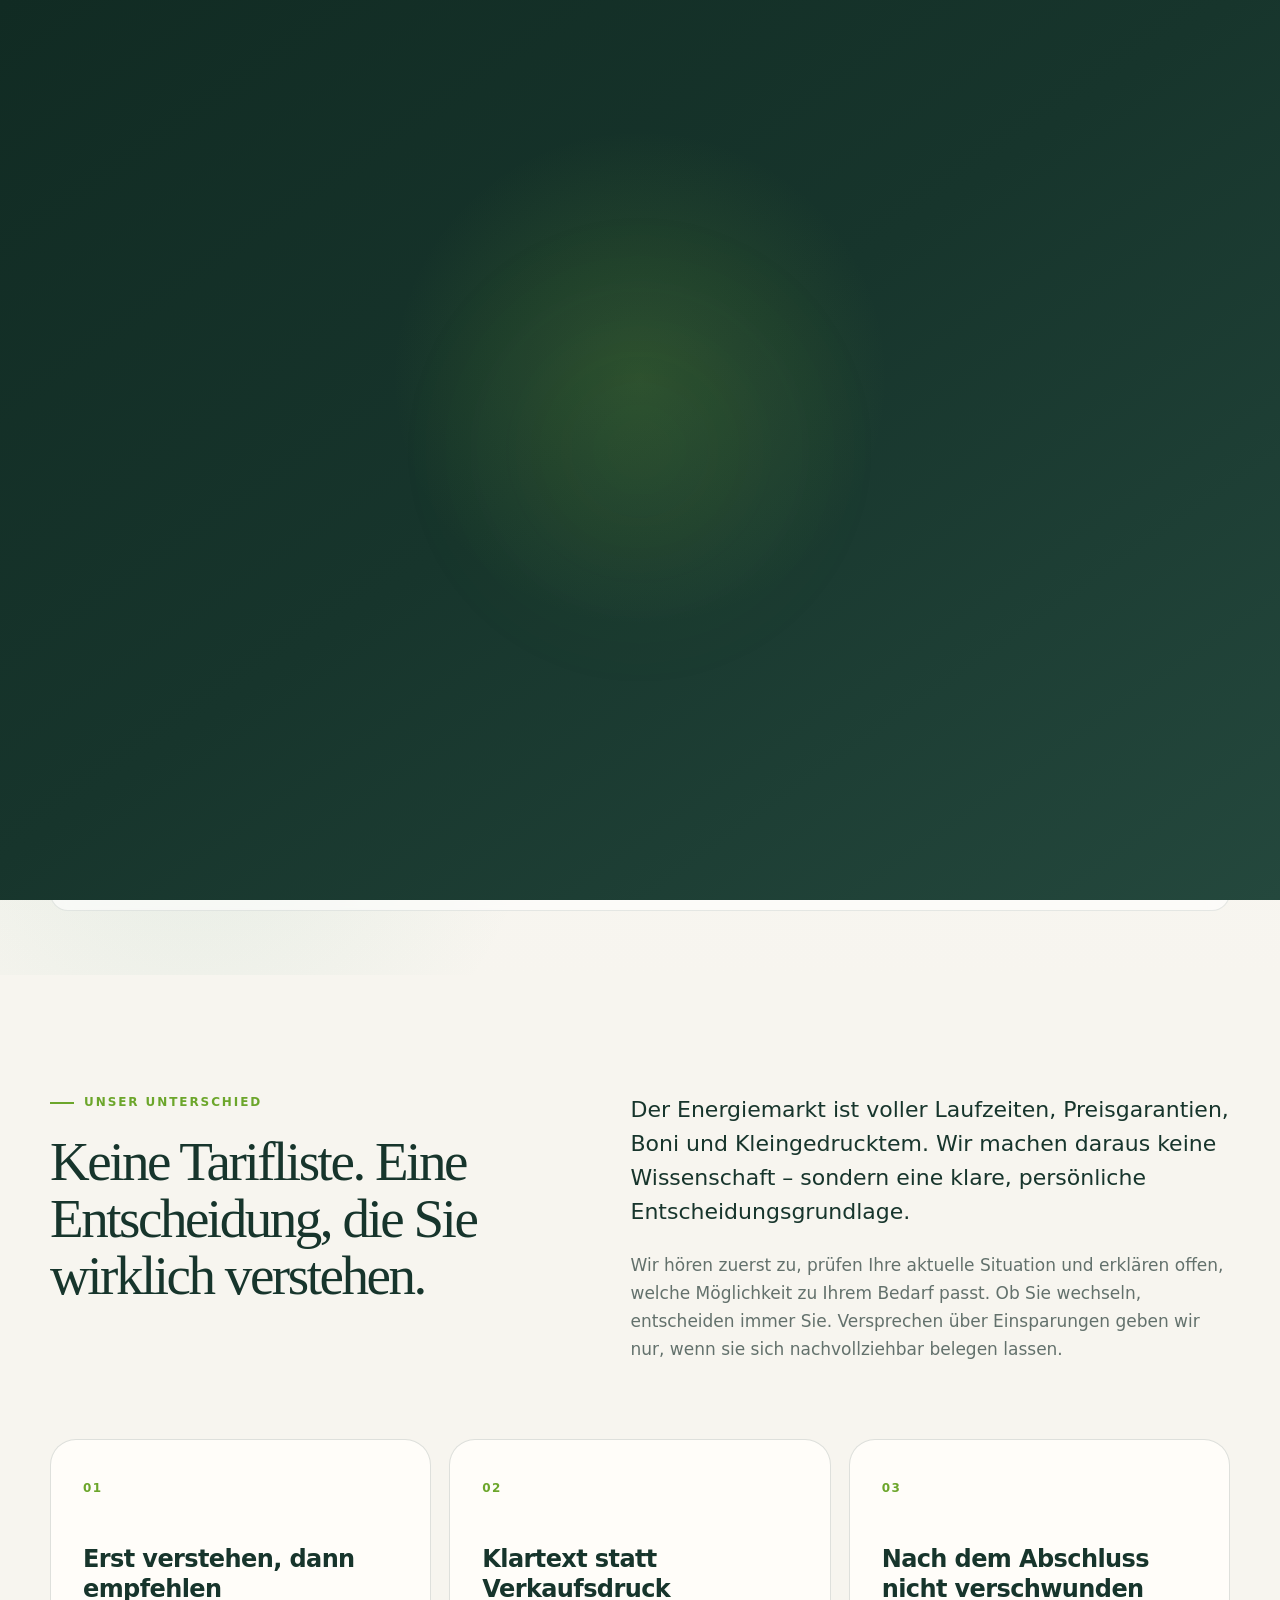
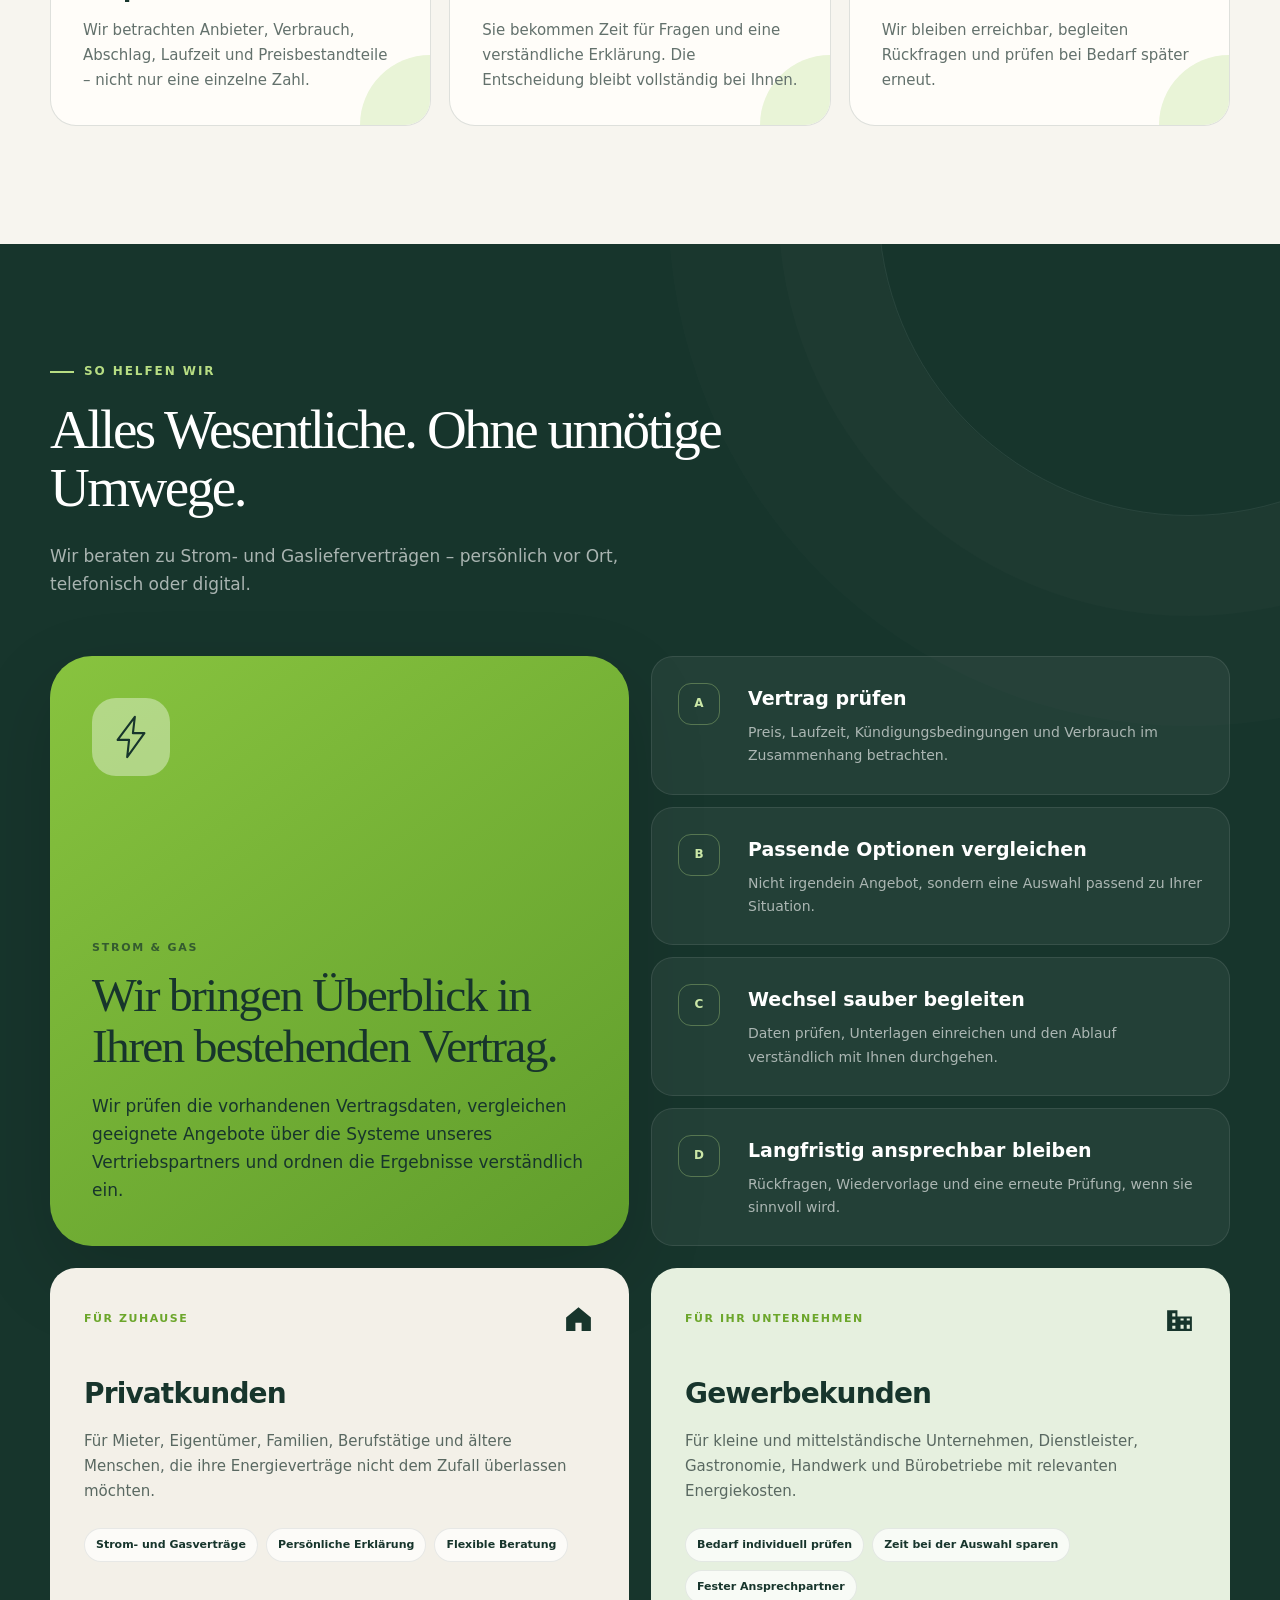
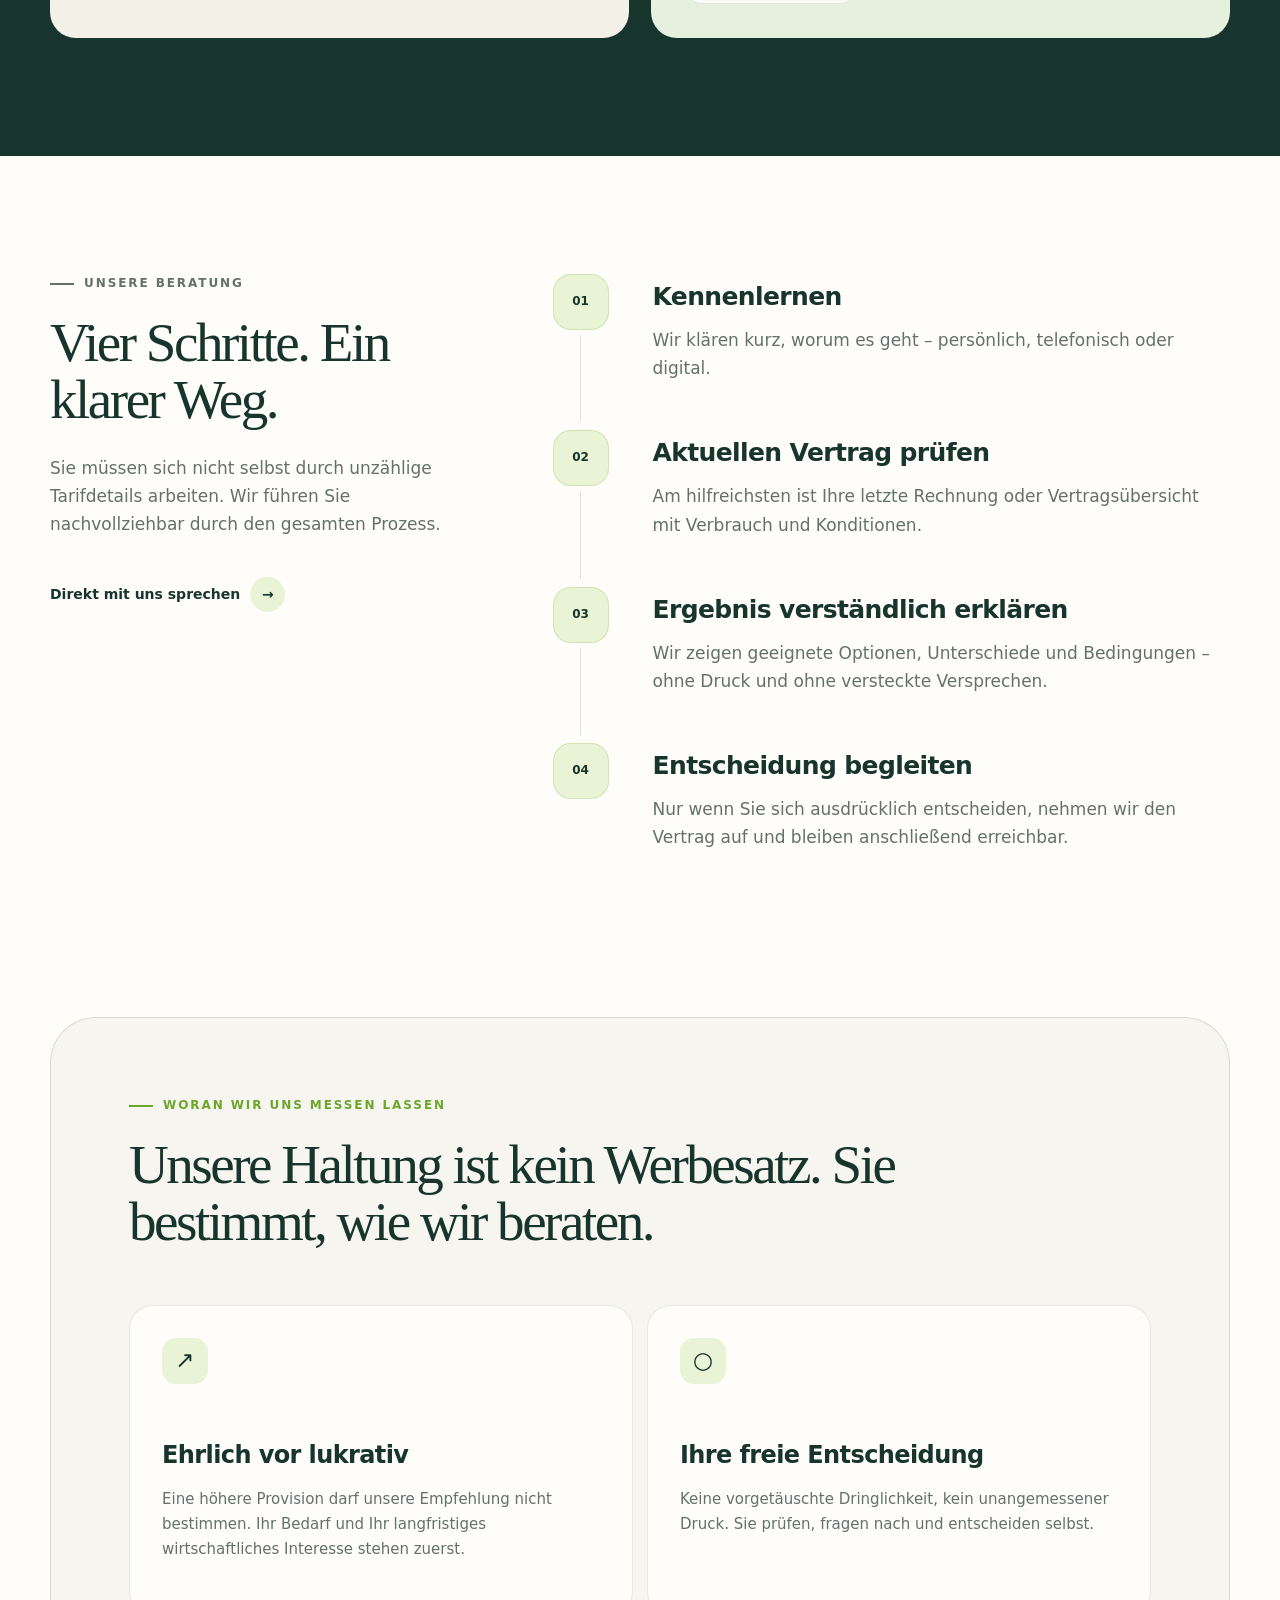
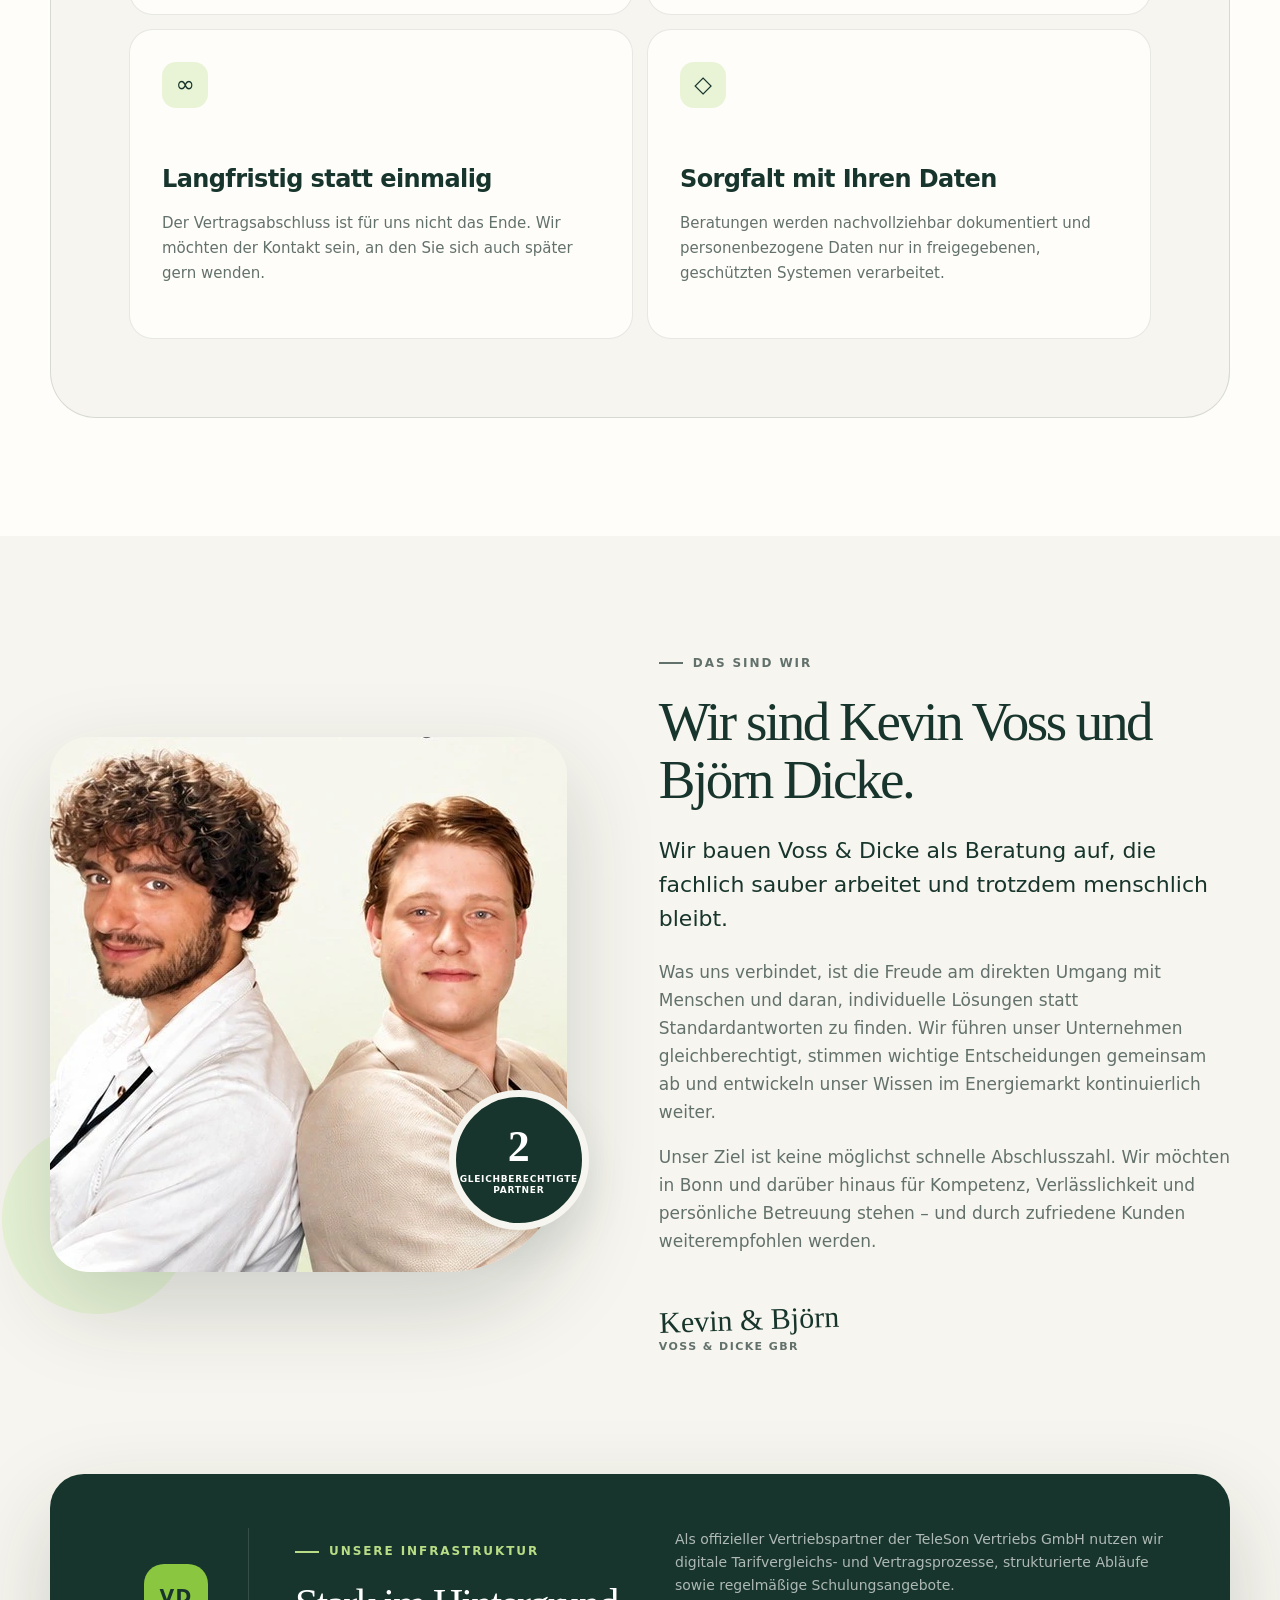
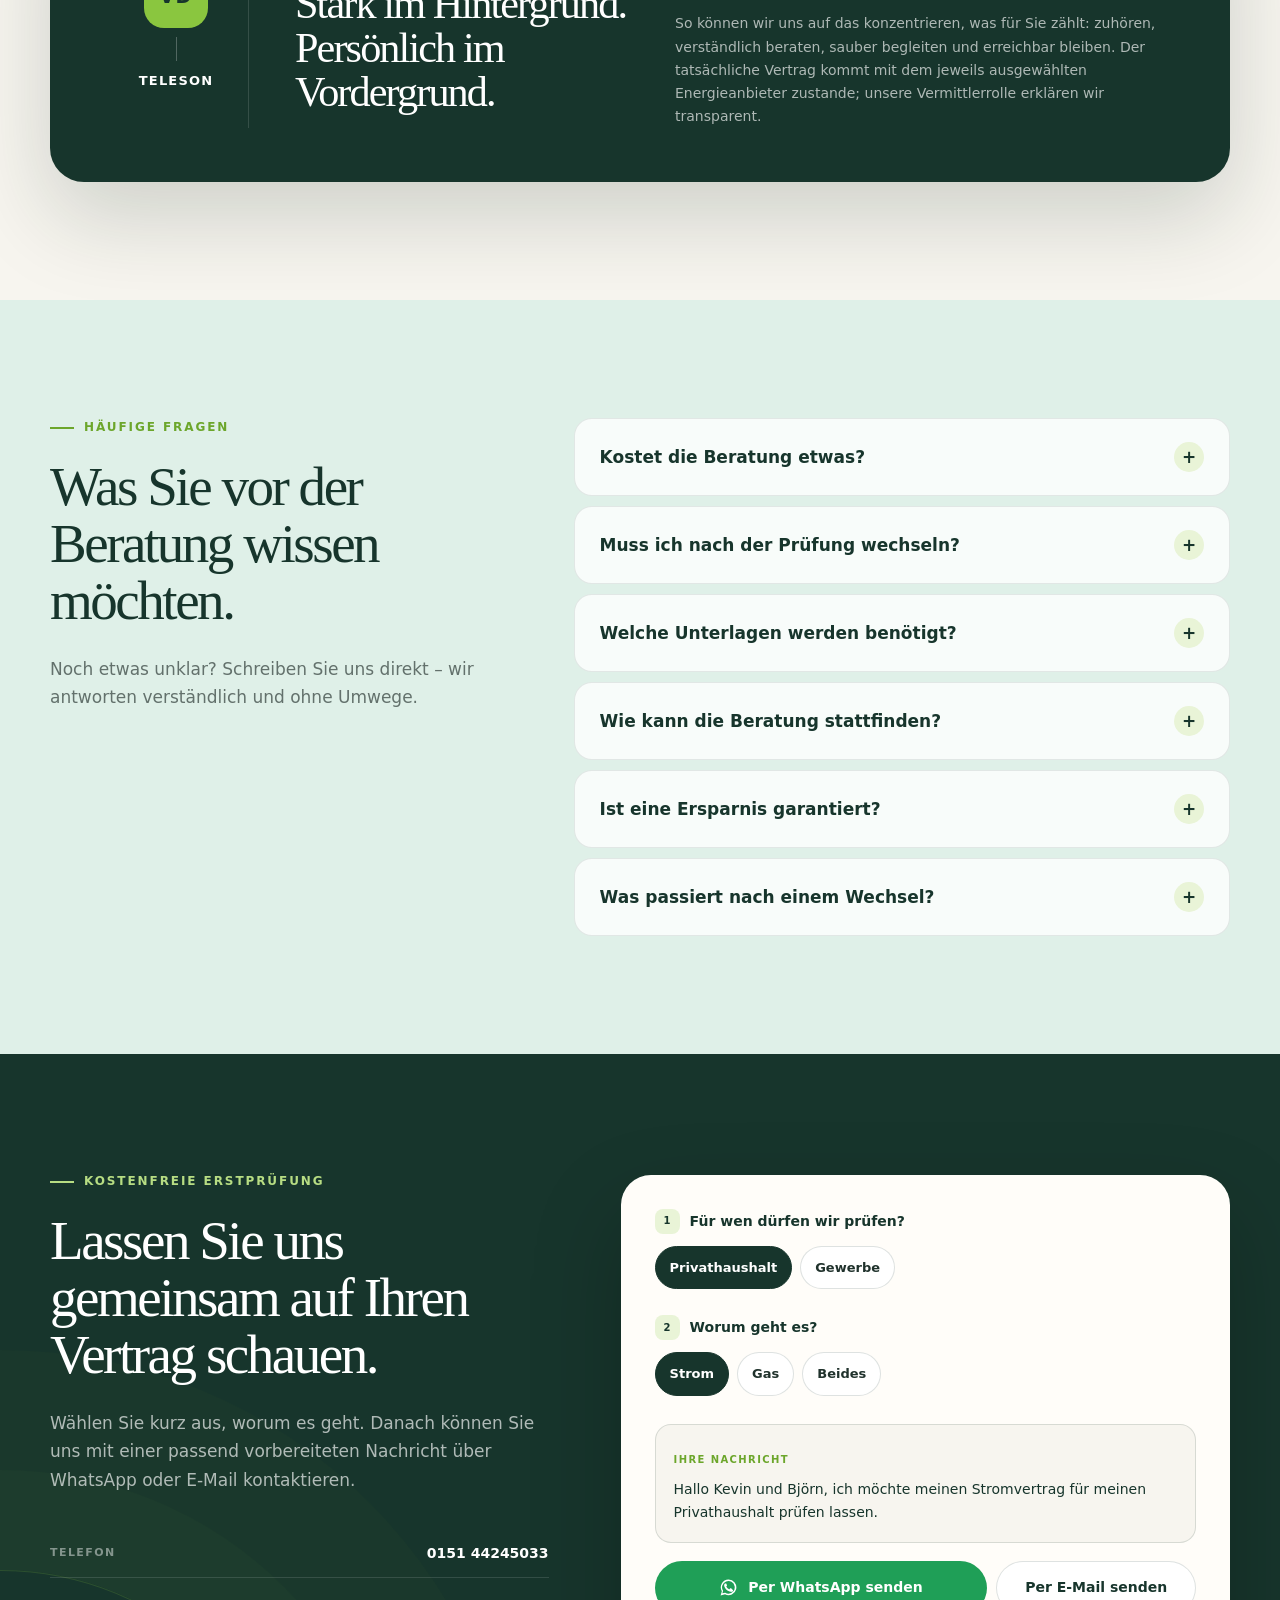
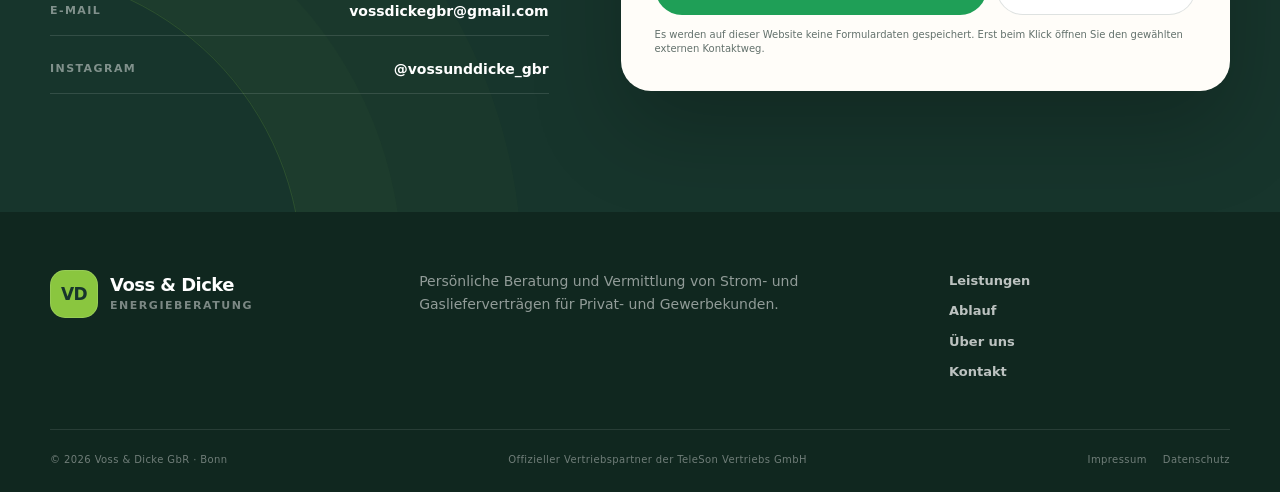
<file: index.html>
<!doctype html>
<html lang="de">
<head>
  <meta charset="utf-8">
  <meta name="viewport" content="width=device-width, initial-scale=1">
  <script>
    document.documentElement.classList.add('js', 'intro-running');
    window.setTimeout(() => document.documentElement.classList.remove('intro-running'), 4500);
  </script>
  <title>Voss & Dicke GbR | Persönliche Energieberatung aus Bonn</title>
  <meta name="description" content="Wir prüfen Strom- und Gasverträge persönlich, verständlich und kostenfrei. Energieberatung für Privat- und Gewerbekunden aus Bonn und digital.">
  <meta name="theme-color" content="#17352c">
  <meta name="robots" content="index,follow,max-image-preview:large">
  <link rel="canonical" href="https://vossunddicke.de/">
  <link rel="icon" href="img/favicon.svg" type="image/svg+xml">
  <link rel="manifest" href="site.webmanifest">
  <link rel="preload" href="img/team-portrait.webp" as="image" type="image/webp">
  <link rel="stylesheet" href="css/style.css">

  <meta property="og:type" content="website">
  <meta property="og:locale" content="de_DE">
  <meta property="og:site_name" content="Voss & Dicke GbR">
  <meta property="og:title" content="Energieberatung, die persönlich bleibt.">
  <meta property="og:description" content="Wir prüfen Strom- und Gasverträge verständlich, transparent und ohne Verkaufsdruck.">
  <meta property="og:url" content="https://vossunddicke.de/">
  <meta property="og:image" content="https://vossunddicke.de/img/og-image.jpg">
  <meta property="og:image:width" content="1200">
  <meta property="og:image:height" content="630">

  <script type="application/ld+json">
  {
    "@context": "https://schema.org",
    "@type": "ProfessionalService",
    "name": "Voss & Dicke GbR",
    "url": "https://vossunddicke.de/",
    "logo": "https://vossunddicke.de/img/favicon.svg",
    "image": "https://vossunddicke.de/img/og-image.jpg",
    "description": "Persönliche Beratung und Vermittlung von Strom- und Gaslieferverträgen für Privat- und Gewerbekunden.",
    "email": "vossdickegbr@gmail.com",
    "telephone": "+4915144245033",
    "address": {"@type":"PostalAddress","addressLocality":"Bonn","addressCountry":"DE"},
    "areaServed": ["Bonn", "Rhein-Sieg-Kreis"],
    "sameAs": ["https://instagram.com/vossunddicke_gbr"]
  }
  </script>
</head>
<body>
  <a class="skip-link" href="#main">Direkt zum Inhalt</a>

  <div class="welcome-intro" data-welcome-intro role="status" aria-label="Herzlich willkommen bei Voss und Dicke">
    <div class="welcome-intro-glow" aria-hidden="true"></div>
    <div class="welcome-intro-content">
      <span class="welcome-intro-mark" aria-hidden="true">VD</span>
      <p class="welcome-intro-kicker">Herzlich willkommen</p>
      <p class="welcome-intro-title">Voss &amp; Dicke</p>
      <p class="welcome-intro-subtitle">Persönliche Energieberatung</p>
      <span class="welcome-intro-progress" aria-hidden="true"><i></i></span>
    </div>
  </div>

  <header class="site-header" data-header>
    <div class="container header-inner">
      <a class="brand" href="#top" aria-label="Voss & Dicke – zur Startseite">
        <span class="brand-mark" aria-hidden="true">VD</span>
        <span class="brand-copy"><strong>Voss &amp; Dicke</strong><small>Energieberatung</small></span>
      </a>

      <button class="nav-toggle" type="button" aria-expanded="false" aria-controls="main-navigation" aria-label="Menü öffnen">
        <span></span><span></span><span></span>
      </button>

      <nav class="site-nav" id="main-navigation" aria-label="Hauptnavigation">
        <a href="#so-helfen-wir">So helfen wir</a>
        <a href="#beratung">Ablauf</a>
        <a href="#ueber-uns">Über uns</a>
        <a href="#fragen">Fragen</a>
        <a class="nav-cta" href="#kontakt">Kostenfrei prüfen lassen</a>
      </nav>
    </div>
  </header>

  <main id="main">
    <section class="hero" id="top">
      <div class="container hero-grid">
        <div class="hero-copy reveal is-visible">
          <p class="eyebrow"><span></span> Persönliche Energieberatung aus Bonn</p>
          <h1>Energieverträge müssen nicht <em>kompliziert</em> sein.</h1>
          <p class="hero-lead">Wir prüfen Ihre Strom- und Gasverträge, erklären die Unterschiede ohne Fachchinesisch und begleiten Sie vom ersten Blick auf die Rechnung bis nach dem Wechsel.</p>

          <div class="hero-actions">
            <a class="button button-primary" href="#kontakt">Kostenfreie Prüfung starten</a>
            <a class="button button-quiet" href="tel:+4915144245033">
              <svg aria-hidden="true" viewBox="0 0 24 24"><path d="M7.2 3.4 9.7 3a1.7 1.7 0 0 1 1.8 1l1.2 2.9a1.7 1.7 0 0 1-.5 2l-1.4 1.1a13.7 13.7 0 0 0 3.3 3.3l1.1-1.4a1.7 1.7 0 0 1 2-.5l2.9 1.2a1.7 1.7 0 0 1 1 1.8l-.4 2.5a3.5 3.5 0 0 1-3.5 3c-7.4-.5-13.3-6.4-13.8-13.8a3.5 3.5 0 0 1 3-3.5Z"/></svg>
              0151 44245033
            </a>
          </div>

          <ul class="hero-trust" aria-label="Ihre Vorteile">
            <li><span aria-hidden="true">✓</span> Für Sie kostenfrei</li>
            <li><span aria-hidden="true">✓</span> Ohne Verkaufsdruck</li>
            <li><span aria-hidden="true">✓</span> Privat &amp; Gewerbe</li>
          </ul>
        </div>

        <div class="hero-visual reveal is-visible delay-1">
          <div class="photo-frame">
            <picture>
              <source srcset="img/team-portrait.webp" type="image/webp">
              <img src="img/team-portrait.jpg" width="765" height="535" alt="Das Team von Voss & Dicke" fetchpriority="high">
            </picture>
            <div class="photo-label">
              <span>Wir sind</span>
              <strong>Kevin &amp; Björn</strong>
            </div>
          </div>
          <div class="hero-note hero-note-top">
            <span class="note-icon" aria-hidden="true">01</span>
            <p><strong>Feste Ansprechpartner</strong><small>Vor, während und nach dem Wechsel</small></p>
          </div>
          <div class="hero-note hero-note-bottom">
            <span class="note-pulse" aria-hidden="true"></span>
            <p><strong>Bonn &amp; digital</strong><small>So, wie es in Ihren Alltag passt</small></p>
          </div>
        </div>
      </div>

      <div class="container trust-ribbon" aria-label="Unser Beratungsverständnis">
        <span>Verstehen</span><i></i><span>Vergleichen</span><i></i><span>Entscheiden</span><i></i><span>Begleitet bleiben</span>
      </div>
    </section>

    <section class="section section-intro">
      <div class="container intro-grid">
        <div class="section-heading reveal">
          <p class="eyebrow"><span></span> Unser Unterschied</p>
          <h2>Keine Tarifliste. Eine Entscheidung, die Sie wirklich verstehen.</h2>
        </div>
        <div class="intro-story reveal delay-1">
          <p class="lead">Der Energiemarkt ist voller Laufzeiten, Preisgarantien, Boni und Kleingedrucktem. Wir machen daraus keine Wissenschaft – sondern eine klare, persönliche Entscheidungsgrundlage.</p>
          <p>Wir hören zuerst zu, prüfen Ihre aktuelle Situation und erklären offen, welche Möglichkeit zu Ihrem Bedarf passt. Ob Sie wechseln, entscheiden immer Sie. Versprechen über Einsparungen geben wir nur, wenn sie sich nachvollziehbar belegen lassen.</p>
        </div>
      </div>

      <div class="container promise-grid">
        <article class="promise-card reveal">
          <span class="promise-number">01</span>
          <h3>Erst verstehen, dann empfehlen</h3>
          <p>Wir betrachten Anbieter, Verbrauch, Abschlag, Laufzeit und Preisbestandteile – nicht nur eine einzelne Zahl.</p>
        </article>
        <article class="promise-card reveal delay-1">
          <span class="promise-number">02</span>
          <h3>Klartext statt Verkaufsdruck</h3>
          <p>Sie bekommen Zeit für Fragen und eine verständliche Erklärung. Die Entscheidung bleibt vollständig bei Ihnen.</p>
        </article>
        <article class="promise-card reveal delay-2">
          <span class="promise-number">03</span>
          <h3>Nach dem Abschluss nicht verschwunden</h3>
          <p>Wir bleiben erreichbar, begleiten Rückfragen und prüfen bei Bedarf später erneut.</p>
        </article>
      </div>
    </section>

    <section class="section section-dark" id="so-helfen-wir">
      <div class="container">
        <div class="section-heading section-heading-light reveal">
          <p class="eyebrow"><span></span> So helfen wir</p>
          <h2>Alles Wesentliche. Ohne unnötige Umwege.</h2>
          <p>Wir beraten zu Strom- und Gaslieferverträgen – persönlich vor Ort, telefonisch oder digital.</p>
        </div>

        <div class="service-layout">
          <article class="service-feature reveal">
            <div class="service-icon" aria-hidden="true">
              <svg viewBox="0 0 48 48"><path d="M28 3 10 27h12l-2 18 18-25H26l2-17Z"/></svg>
            </div>
            <div>
              <p class="mini-label">Strom &amp; Gas</p>
              <h3>Wir bringen Überblick in Ihren bestehenden Vertrag.</h3>
              <p>Wir prüfen die vorhandenen Vertragsdaten, vergleichen geeignete Angebote über die Systeme unseres Vertriebspartners und ordnen die Ergebnisse verständlich ein.</p>
            </div>
          </article>

          <div class="service-list reveal delay-1">
            <article>
              <span aria-hidden="true">A</span>
              <div><h3>Vertrag prüfen</h3><p>Preis, Laufzeit, Kündigungsbedingungen und Verbrauch im Zusammenhang betrachten.</p></div>
            </article>
            <article>
              <span aria-hidden="true">B</span>
              <div><h3>Passende Optionen vergleichen</h3><p>Nicht irgendein Angebot, sondern eine Auswahl passend zu Ihrer Situation.</p></div>
            </article>
            <article>
              <span aria-hidden="true">C</span>
              <div><h3>Wechsel sauber begleiten</h3><p>Daten prüfen, Unterlagen einreichen und den Ablauf verständlich mit Ihnen durchgehen.</p></div>
            </article>
            <article>
              <span aria-hidden="true">D</span>
              <div><h3>Langfristig ansprechbar bleiben</h3><p>Rückfragen, Wiedervorlage und eine erneute Prüfung, wenn sie sinnvoll wird.</p></div>
            </article>
          </div>
        </div>

        <div class="audience-grid">
          <article class="audience-card reveal">
            <div class="audience-top"><span>Für Zuhause</span><svg aria-hidden="true" viewBox="0 0 32 32"><path d="m4 15 12-10 12 10v13H19v-8h-6v8H4V15Z"/></svg></div>
            <h3>Privatkunden</h3>
            <p>Für Mieter, Eigentümer, Familien, Berufstätige und ältere Menschen, die ihre Energieverträge nicht dem Zufall überlassen möchten.</p>
            <ul><li>Strom- und Gasverträge</li><li>Persönliche Erklärung</li><li>Flexible Beratung</li></ul>
          </article>
          <article class="audience-card audience-card-accent reveal delay-1">
            <div class="audience-top"><span>Für Ihr Unternehmen</span><svg aria-hidden="true" viewBox="0 0 32 32"><path d="M4 28V8h10v6h14v14H4Zm5-14h3v-3H9v3Zm0 6h3v-3H9v3Zm0 6h3v-3H9v3Zm8 0h3v-4h-3v4Zm0-8h3v-2h-3v2Zm6 8h3v-4h-3v4Zm0-8h3v-2h-3v2Z"/></svg></div>
            <h3>Gewerbekunden</h3>
            <p>Für kleine und mittelständische Unternehmen, Dienstleister, Gastronomie, Handwerk und Bürobetriebe mit relevanten Energiekosten.</p>
            <ul><li>Bedarf individuell prüfen</li><li>Zeit bei der Auswahl sparen</li><li>Fester Ansprechpartner</li></ul>
          </article>
        </div>
      </div>
    </section>

    <section class="section section-process" id="beratung">
      <div class="container process-grid">
        <div class="process-copy reveal">
          <p class="eyebrow"><span></span> Unsere Beratung</p>
          <h2>Vier Schritte. Ein klarer Weg.</h2>
          <p>Sie müssen sich nicht selbst durch unzählige Tarifdetails arbeiten. Wir führen Sie nachvollziehbar durch den gesamten Prozess.</p>
          <a class="text-link" href="#kontakt">Direkt mit uns sprechen <span aria-hidden="true">→</span></a>
        </div>

        <ol class="process-steps">
          <li class="reveal">
            <span>01</span>
            <div><h3>Kennenlernen</h3><p>Wir klären kurz, worum es geht – persönlich, telefonisch oder digital.</p></div>
          </li>
          <li class="reveal delay-1">
            <span>02</span>
            <div><h3>Aktuellen Vertrag prüfen</h3><p>Am hilfreichsten ist Ihre letzte Rechnung oder Vertragsübersicht mit Verbrauch und Konditionen.</p></div>
          </li>
          <li class="reveal delay-2">
            <span>03</span>
            <div><h3>Ergebnis verständlich erklären</h3><p>Wir zeigen geeignete Optionen, Unterschiede und Bedingungen – ohne Druck und ohne versteckte Versprechen.</p></div>
          </li>
          <li class="reveal delay-3">
            <span>04</span>
            <div><h3>Entscheidung begleiten</h3><p>Nur wenn Sie sich ausdrücklich entscheiden, nehmen wir den Vertrag auf und bleiben anschließend erreichbar.</p></div>
          </li>
        </ol>
      </div>
    </section>

    <section class="section values-section">
      <div class="container">
        <div class="values-shell">
          <div class="values-heading reveal">
            <p class="eyebrow"><span></span> Woran wir uns messen lassen</p>
            <h2>Unsere Haltung ist kein Werbesatz. Sie bestimmt, wie wir beraten.</h2>
          </div>

          <div class="values-grid">
            <article class="value-card reveal">
              <div class="value-icon" aria-hidden="true">↗</div>
              <h3>Ehrlich vor lukrativ</h3>
              <p>Eine höhere Provision darf unsere Empfehlung nicht bestimmen. Ihr Bedarf und Ihr langfristiges wirtschaftliches Interesse stehen zuerst.</p>
            </article>
            <article class="value-card reveal delay-1">
              <div class="value-icon" aria-hidden="true">○</div>
              <h3>Ihre freie Entscheidung</h3>
              <p>Keine vorgetäuschte Dringlichkeit, kein unangemessener Druck. Sie prüfen, fragen nach und entscheiden selbst.</p>
            </article>
            <article class="value-card reveal delay-2">
              <div class="value-icon" aria-hidden="true">∞</div>
              <h3>Langfristig statt einmalig</h3>
              <p>Der Vertragsabschluss ist für uns nicht das Ende. Wir möchten der Kontakt sein, an den Sie sich auch später gern wenden.</p>
            </article>
            <article class="value-card reveal delay-3">
              <div class="value-icon" aria-hidden="true">◇</div>
              <h3>Sorgfalt mit Ihren Daten</h3>
              <p>Beratungen werden nachvollziehbar dokumentiert und personenbezogene Daten nur in freigegebenen, geschützten Systemen verarbeitet.</p>
            </article>
          </div>
        </div>
      </div>
    </section>

    <section class="section about-section" id="ueber-uns">
      <div class="container about-grid">
        <div class="about-photo reveal">
          <picture>
            <source srcset="img/team-portrait.webp" type="image/webp">
            <img src="img/team-portrait.jpg" width="765" height="535" alt="Kevin Voss und Björn Dicke von Voss & Dicke GbR" loading="lazy">
          </picture>
          <div class="about-seal"><strong>2</strong><span>gleichberechtigte<br>Partner</span></div>
        </div>

        <div class="about-copy reveal delay-1">
          <p class="eyebrow"><span></span> Das sind wir</p>
          <h2>Wir sind Kevin Voss und Björn Dicke.</h2>
          <p class="lead">Wir bauen Voss &amp; Dicke als Beratung auf, die fachlich sauber arbeitet und trotzdem menschlich bleibt.</p>
          <p>Was uns verbindet, ist die Freude am direkten Umgang mit Menschen und daran, individuelle Lösungen statt Standardantworten zu finden. Wir führen unser Unternehmen gleichberechtigt, stimmen wichtige Entscheidungen gemeinsam ab und entwickeln unser Wissen im Energiemarkt kontinuierlich weiter.</p>
          <p>Unser Ziel ist keine möglichst schnelle Abschlusszahl. Wir möchten in Bonn und darüber hinaus für Kompetenz, Verlässlichkeit und persönliche Betreuung stehen – und durch zufriedene Kunden weiterempfohlen werden.</p>
          <div class="about-signature">
            <span>Kevin &amp; Björn</span>
            <small>Voss &amp; Dicke GbR</small>
          </div>
        </div>
      </div>
    </section>

    <section class="section partner-section">
      <div class="container partner-card reveal">
        <div class="partner-kicker"><span>VD</span><i></i><span>TeleSon</span></div>
        <div>
          <p class="eyebrow"><span></span> Unsere Infrastruktur</p>
          <h2>Stark im Hintergrund. Persönlich im Vordergrund.</h2>
        </div>
        <div class="partner-copy">
          <p>Als offizieller Vertriebspartner der TeleSon Vertriebs GmbH nutzen wir digitale Tarifvergleichs- und Vertragsprozesse, strukturierte Abläufe sowie regelmäßige Schulungsangebote.</p>
          <p>So können wir uns auf das konzentrieren, was für Sie zählt: zuhören, verständlich beraten, sauber begleiten und erreichbar bleiben. Der tatsächliche Vertrag kommt mit dem jeweils ausgewählten Energieanbieter zustande; unsere Vermittlerrolle erklären wir transparent.</p>
        </div>
      </div>
    </section>

    <section class="section faq-section" id="fragen">
      <div class="container faq-grid">
        <div class="section-heading reveal">
          <p class="eyebrow"><span></span> Häufige Fragen</p>
          <h2>Was Sie vor der Beratung wissen möchten.</h2>
          <p>Noch etwas unklar? Schreiben Sie uns direkt – wir antworten verständlich und ohne Umwege.</p>
        </div>

        <div class="faq-list reveal delay-1">
          <details>
            <summary>Kostet die Beratung etwas?<span aria-hidden="true">+</span></summary>
            <p>Nein. Beratung und Betreuung sind für Sie kostenfrei. Kommt es zu einer erfolgreichen Vermittlung, erhalten wir eine Provision über die TeleSon Vertriebs GmbH. Diese Vergütung darf unsere Empfehlung nicht bestimmen.</p>
          </details>
          <details>
            <summary>Muss ich nach der Prüfung wechseln?<span aria-hidden="true">+</span></summary>
            <p>Nein. Sie erhalten die wesentlichen Informationen, können Fragen stellen und entscheiden frei. Ein Vertrag wird nur mit Ihrer ausdrücklichen Zustimmung aufgenommen.</p>
          </details>
          <details>
            <summary>Welche Unterlagen werden benötigt?<span aria-hidden="true">+</span></summary>
            <p>Am besten halten Sie Ihre letzte Strom- oder Gasrechnung beziehungsweise eine aktuelle Vertragsübersicht bereit. Wichtig sind insbesondere Anbieter, Verbrauch, Abschlag, Laufzeit und Preisbestandteile.</p>
          </details>
          <details>
            <summary>Wie kann die Beratung stattfinden?<span aria-hidden="true">+</span></summary>
            <p>Je nach Situation persönlich vor Ort, telefonisch oder digital. Beim Erstkontakt klären wir gemeinsam, welcher Weg am besten passt.</p>
          </details>
          <details>
            <summary>Ist eine Ersparnis garantiert?<span aria-hidden="true">+</span></summary>
            <p>Nein. Ob und in welcher Höhe eine Ersparnis möglich ist, hängt unter anderem von Ihrem aktuellen Vertrag, Verbrauch, Wohnort und der Marktsituation ab. Vorteile nennen wir nur auf nachvollziehbarer Grundlage.</p>
          </details>
          <details>
            <summary>Was passiert nach einem Wechsel?<span aria-hidden="true">+</span></summary>
            <p>Wir bleiben Ihr Ansprechpartner für Rückfragen und können Ihren Vertrag bei Bedarf zu einem späteren Zeitpunkt erneut prüfen.</p>
          </details>
        </div>
      </div>
    </section>

    <section class="section contact-section" id="kontakt">
      <div class="container contact-shell">
        <div class="contact-copy reveal">
          <p class="eyebrow eyebrow-light"><span></span> Kostenfreie Erstprüfung</p>
          <h2>Lassen Sie uns gemeinsam auf Ihren Vertrag schauen.</h2>
          <p>Wählen Sie kurz aus, worum es geht. Danach können Sie uns mit einer passend vorbereiteten Nachricht über WhatsApp oder E-Mail kontaktieren.</p>

          <div class="direct-contact">
            <a href="tel:+4915144245033"><span>Telefon</span><strong>0151 44245033</strong></a>
            <a href="mailto:vossdickegbr@gmail.com"><span>E-Mail</span><strong>vossdickegbr@gmail.com</strong></a>
            <a href="https://instagram.com/vossunddicke_gbr" target="_blank" rel="noopener noreferrer"><span>Instagram</span><strong>@vossunddicke_gbr</strong></a>
          </div>
        </div>

        <div class="contact-builder reveal delay-1" data-contact-builder>
          <div class="builder-step">
            <p><span>1</span> Für wen dürfen wir prüfen?</p>
            <div class="choice-group" role="group" aria-label="Kundengruppe">
              <button class="choice is-active" type="button" data-group="customer" data-value="Privathaushalt">Privathaushalt</button>
              <button class="choice" type="button" data-group="customer" data-value="Gewerbe">Gewerbe</button>
            </div>
          </div>
          <div class="builder-step">
            <p><span>2</span> Worum geht es?</p>
            <div class="choice-group" role="group" aria-label="Vertragsart">
              <button class="choice is-active" type="button" data-group="energy" data-value="Strom">Strom</button>
              <button class="choice" type="button" data-group="energy" data-value="Gas">Gas</button>
              <button class="choice" type="button" data-group="energy" data-value="Strom und Gas">Beides</button>
            </div>
          </div>
          <div class="builder-preview">
            <span>Ihre Nachricht</span>
            <p data-message-preview>Hallo Kevin und Björn, ich möchte meinen Stromvertrag für meinen Privathaushalt prüfen lassen.</p>
          </div>
          <div class="builder-actions">
            <a class="button button-whatsapp" data-whatsapp-link href="https://wa.me/4915144245033" target="_blank" rel="noopener noreferrer">
              <svg aria-hidden="true" viewBox="0 0 24 24"><path d="M12 2a9.7 9.7 0 0 0-8.4 14.6L2 22l5.6-1.5A9.8 9.8 0 1 0 12 2Zm0 17.8a8 8 0 0 1-4.1-1.1l-.3-.2-3.3.9.9-3.2-.2-.3a8 8 0 1 1 7 3.9Zm4.4-6c-.2-.1-1.4-.7-1.7-.8-.2-.1-.4-.1-.6.1-.2.3-.6.8-.8 1-.1.2-.3.2-.5.1-1.5-.7-2.5-1.3-3.5-3-.3-.5.3-.5.8-1.6.1-.2 0-.4 0-.5l-.8-1.9c-.2-.5-.4-.4-.6-.4h-.5c-.2 0-.5.1-.7.3-.2.3-1 1-1 2.4s1 2.8 1.2 3c.1.2 2 3.1 4.9 4.3 1.8.8 2.5.8 3.4.7.6-.1 1.4-.6 1.6-1.1.2-.6.2-1 .2-1.1-.1-.1-.2-.2-.4-.3Z"/></svg>
              Per WhatsApp senden
            </a>
            <a class="button button-email" data-email-link href="mailto:vossdickegbr@gmail.com">Per E-Mail senden</a>
          </div>
          <small>Es werden auf dieser Website keine Formulardaten gespeichert. Erst beim Klick öffnen Sie den gewählten externen Kontaktweg.</small>
        </div>
      </div>
    </section>
  </main>

  <div class="mobile-contact-bar" aria-label="Schnellkontakt">
    <a href="tel:+4915144245033">Anrufen</a>
    <a href="https://wa.me/4915144245033?text=Hallo%20Kevin%20und%20Bj%C3%B6rn%2C%20ich%20m%C3%B6chte%20meinen%20Energievertrag%20pr%C3%BCfen%20lassen." target="_blank" rel="noopener noreferrer">WhatsApp</a>
  </div>

  <footer class="site-footer">
    <div class="container footer-top">
      <a class="brand brand-footer" href="#top" aria-label="Voss & Dicke – nach oben">
        <span class="brand-mark" aria-hidden="true">VD</span>
        <span class="brand-copy"><strong>Voss &amp; Dicke</strong><small>Energieberatung</small></span>
      </a>
      <p>Persönliche Beratung und Vermittlung von Strom- und Gaslieferverträgen für Privat- und Gewerbekunden.</p>
      <div class="footer-links">
        <a href="#so-helfen-wir">Leistungen</a>
        <a href="#beratung">Ablauf</a>
        <a href="#ueber-uns">Über uns</a>
        <a href="#kontakt">Kontakt</a>
      </div>
    </div>
    <div class="container footer-bottom">
      <span>© <span data-year></span> Voss &amp; Dicke GbR · Bonn</span>
      <span>Offizieller Vertriebspartner der TeleSon Vertriebs GmbH</span>
      <div><a href="impressum.html">Impressum</a><a href="datenschutz.html">Datenschutz</a></div>
    </div>
  </footer>

  <script src="js/script.js" defer></script>
</body>
</html>
</file>
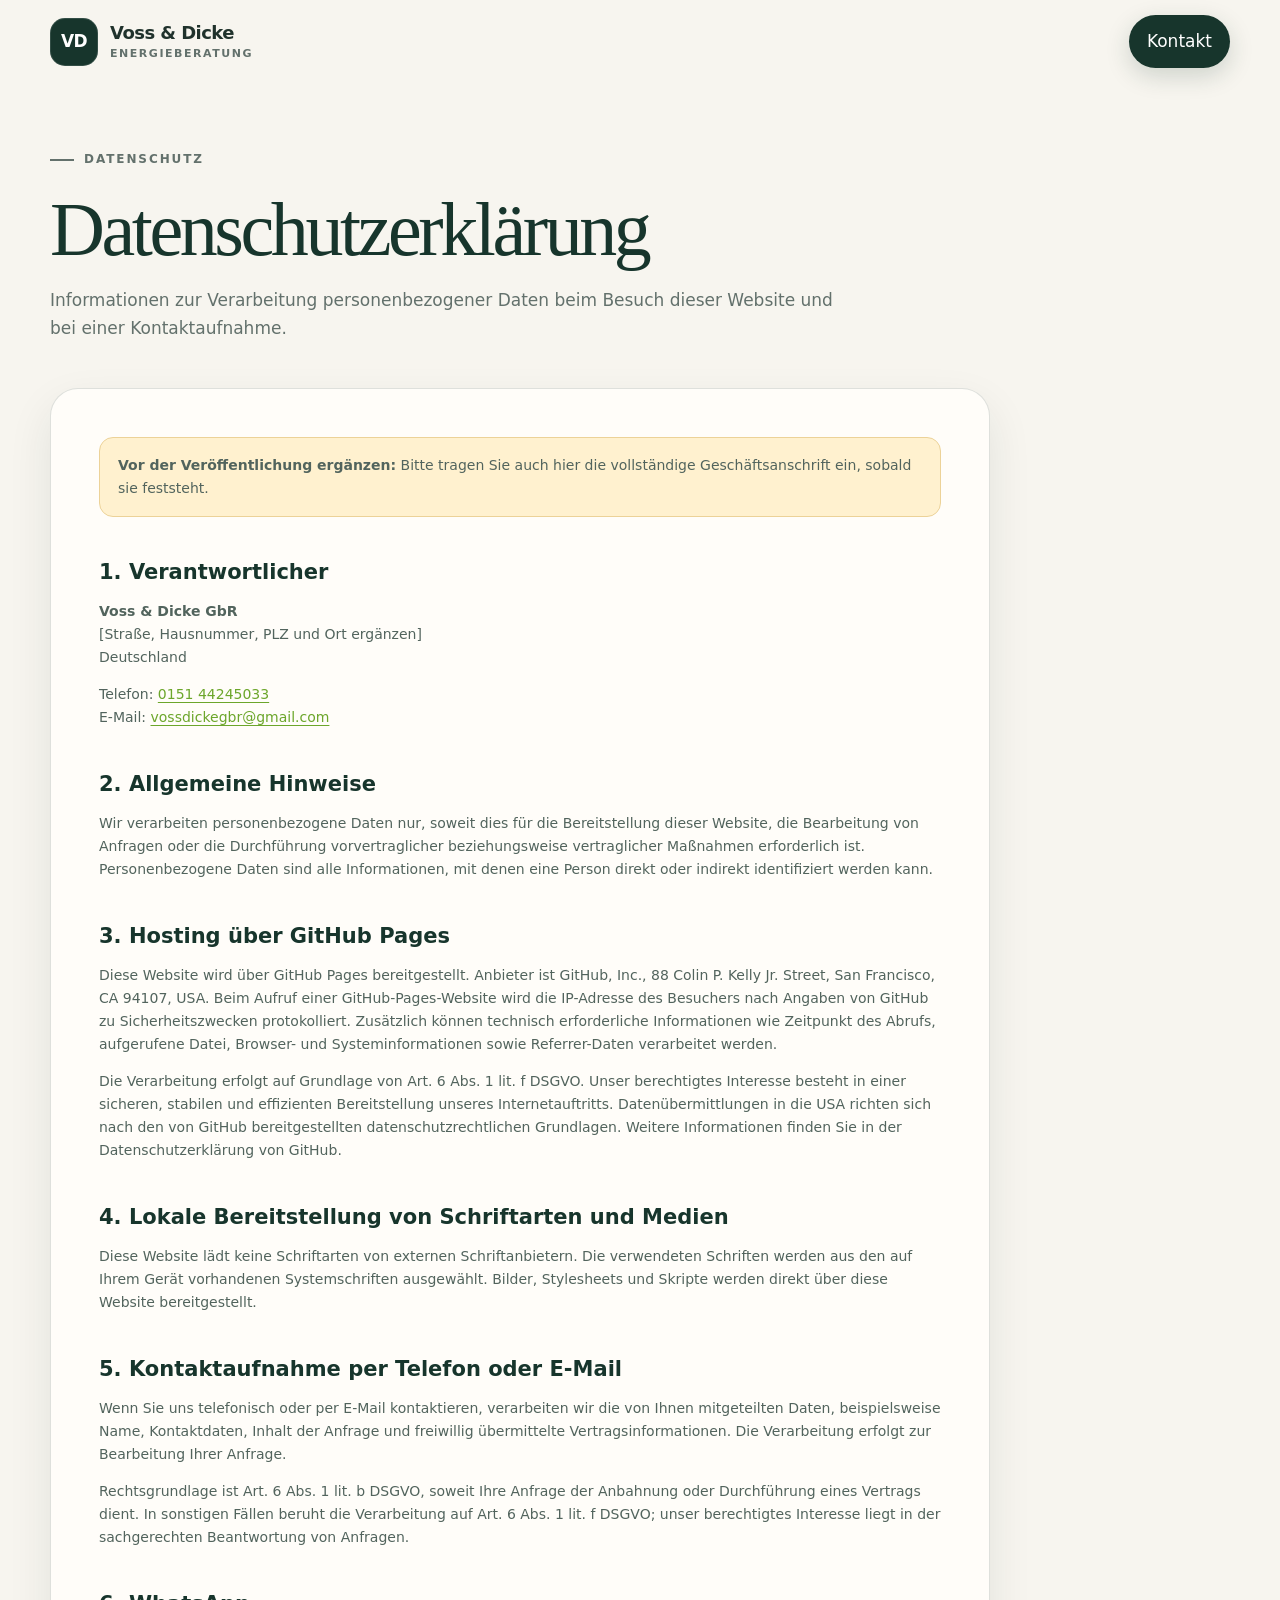
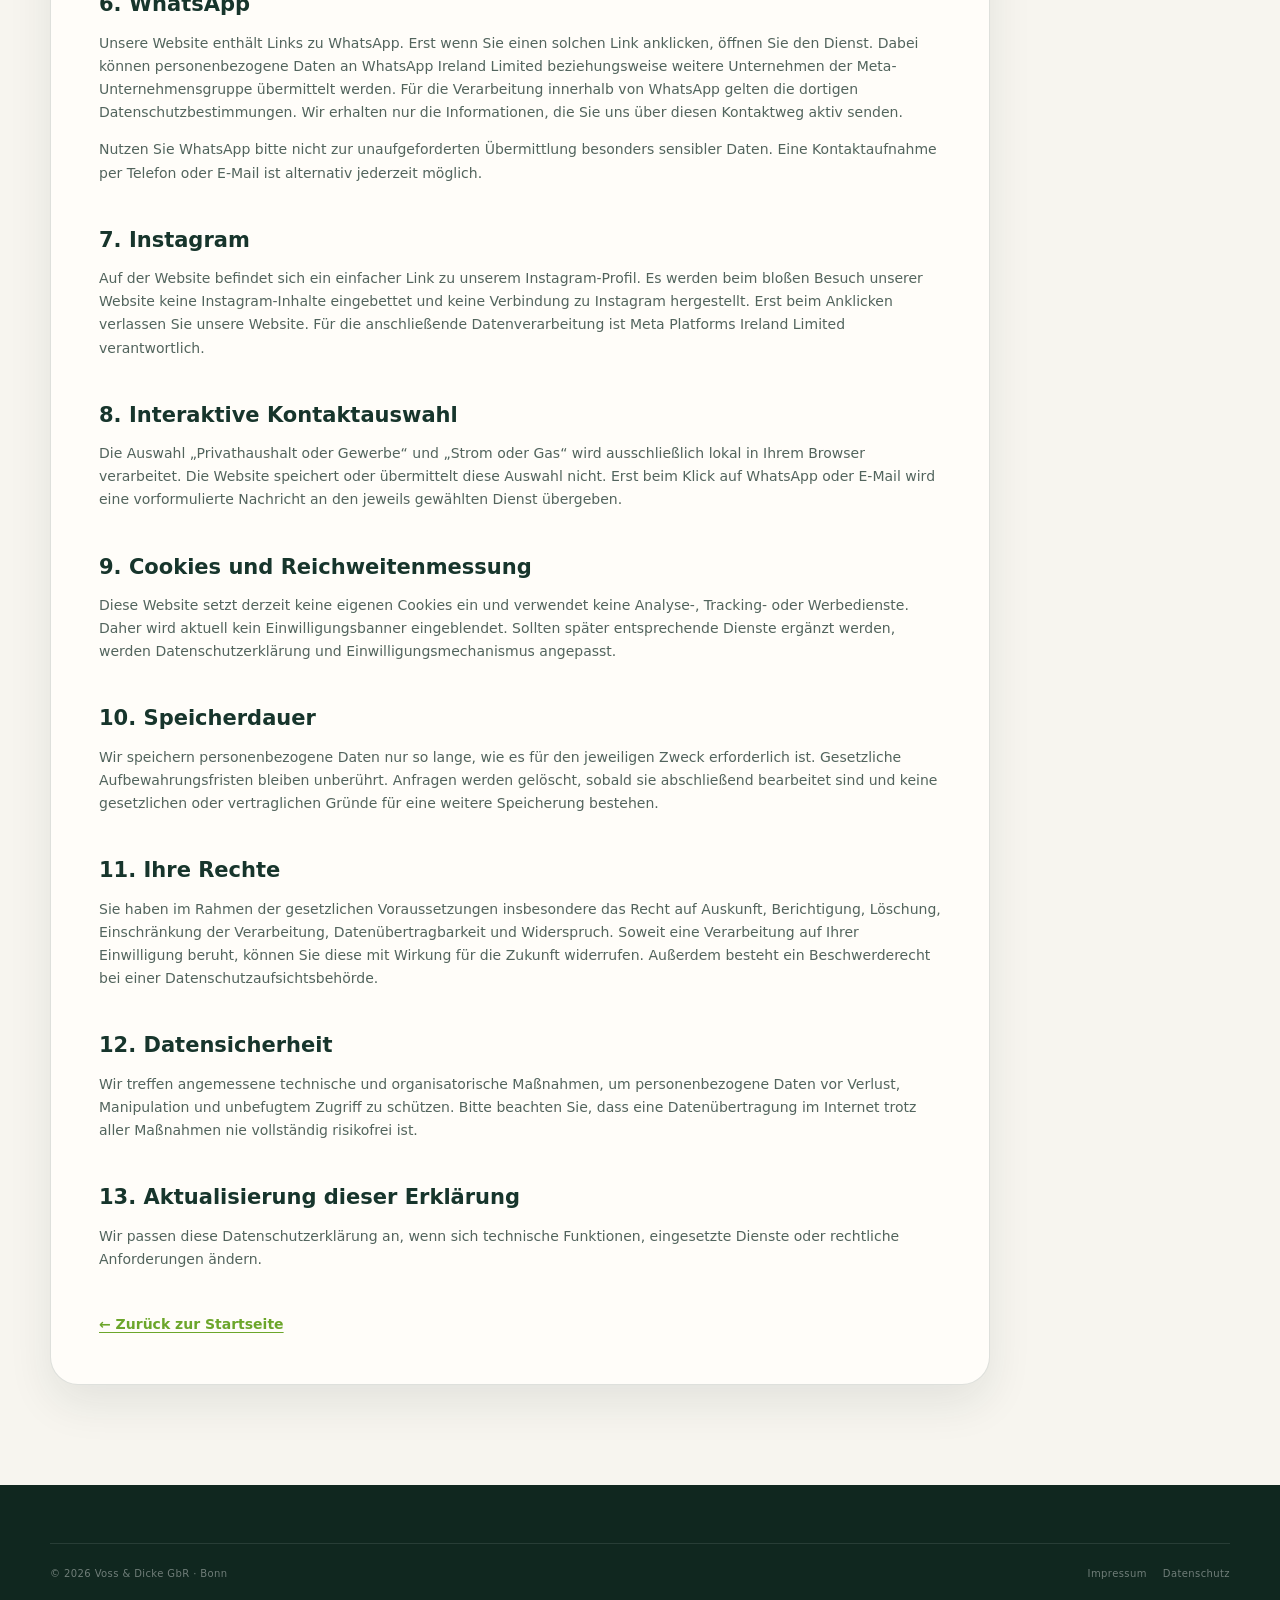
<file: datenschutz.html>
<!doctype html>
<html lang="de">
<head>
  <meta charset="utf-8">
  <meta name="viewport" content="width=device-width, initial-scale=1">
  <title>Datenschutzerklärung | Voss & Dicke GbR</title>
  <meta name="description" content="Datenschutzerklärung der Voss & Dicke GbR.">
  <meta name="robots" content="noindex,follow">
  <meta name="theme-color" content="#17352c">
  <link rel="icon" href="img/favicon.svg" type="image/svg+xml">
  <link rel="stylesheet" href="css/style.css">
</head>
<body>
  <a class="skip-link" href="#main">Direkt zum Inhalt</a>
  <header class="site-header is-scrolled" data-header>
    <div class="container header-inner">
      <a class="brand" href="index.html" aria-label="Voss & Dicke – zur Startseite">
        <span class="brand-mark" aria-hidden="true">VD</span>
        <span class="brand-copy"><strong>Voss &amp; Dicke</strong><small>Energieberatung</small></span>
      </a>
      <a class="nav-cta" href="index.html#kontakt">Kontakt</a>
    </div>
  </header>

  <main class="legal-main" id="main">
    <div class="container">
      <div class="legal-hero">
        <p class="eyebrow"><span></span> Datenschutz</p>
        <h1>Datenschutzerklärung</h1>
        <p>Informationen zur Verarbeitung personenbezogener Daten beim Besuch dieser Website und bei einer Kontaktaufnahme.</p>
      </div>

      <article class="legal-card">
        <p class="legal-note"><strong>Vor der Veröffentlichung ergänzen:</strong> Bitte tragen Sie auch hier die vollständige Geschäftsanschrift ein, sobald sie feststeht.</p>

        <h2>1. Verantwortlicher</h2>
        <p><strong>Voss &amp; Dicke GbR</strong><br>[Straße, Hausnummer, PLZ und Ort ergänzen]<br>Deutschland</p>
        <p>Telefon: <a href="tel:+4915144245033">0151 44245033</a><br>E-Mail: <a href="mailto:vossdickegbr@gmail.com">vossdickegbr@gmail.com</a></p>

        <h2>2. Allgemeine Hinweise</h2>
        <p>Wir verarbeiten personenbezogene Daten nur, soweit dies für die Bereitstellung dieser Website, die Bearbeitung von Anfragen oder die Durchführung vorvertraglicher beziehungsweise vertraglicher Maßnahmen erforderlich ist. Personenbezogene Daten sind alle Informationen, mit denen eine Person direkt oder indirekt identifiziert werden kann.</p>

        <h2>3. Hosting über GitHub Pages</h2>
        <p>Diese Website wird über GitHub Pages bereitgestellt. Anbieter ist GitHub, Inc., 88 Colin P. Kelly Jr. Street, San Francisco, CA 94107, USA. Beim Aufruf einer GitHub-Pages-Website wird die IP-Adresse des Besuchers nach Angaben von GitHub zu Sicherheitszwecken protokolliert. Zusätzlich können technisch erforderliche Informationen wie Zeitpunkt des Abrufs, aufgerufene Datei, Browser- und Systeminformationen sowie Referrer-Daten verarbeitet werden.</p>
        <p>Die Verarbeitung erfolgt auf Grundlage von Art. 6 Abs. 1 lit. f DSGVO. Unser berechtigtes Interesse besteht in einer sicheren, stabilen und effizienten Bereitstellung unseres Internetauftritts. Datenübermittlungen in die USA richten sich nach den von GitHub bereitgestellten datenschutzrechtlichen Grundlagen. Weitere Informationen finden Sie in der Datenschutzerklärung von GitHub.</p>

        <h2>4. Lokale Bereitstellung von Schriftarten und Medien</h2>
        <p>Diese Website lädt keine Schriftarten von externen Schriftanbietern. Die verwendeten Schriften werden aus den auf Ihrem Gerät vorhandenen Systemschriften ausgewählt. Bilder, Stylesheets und Skripte werden direkt über diese Website bereitgestellt.</p>

        <h2>5. Kontaktaufnahme per Telefon oder E-Mail</h2>
        <p>Wenn Sie uns telefonisch oder per E-Mail kontaktieren, verarbeiten wir die von Ihnen mitgeteilten Daten, beispielsweise Name, Kontaktdaten, Inhalt der Anfrage und freiwillig übermittelte Vertragsinformationen. Die Verarbeitung erfolgt zur Bearbeitung Ihrer Anfrage.</p>
        <p>Rechtsgrundlage ist Art. 6 Abs. 1 lit. b DSGVO, soweit Ihre Anfrage der Anbahnung oder Durchführung eines Vertrags dient. In sonstigen Fällen beruht die Verarbeitung auf Art. 6 Abs. 1 lit. f DSGVO; unser berechtigtes Interesse liegt in der sachgerechten Beantwortung von Anfragen.</p>

        <h2>6. WhatsApp</h2>
        <p>Unsere Website enthält Links zu WhatsApp. Erst wenn Sie einen solchen Link anklicken, öffnen Sie den Dienst. Dabei können personenbezogene Daten an WhatsApp Ireland Limited beziehungsweise weitere Unternehmen der Meta-Unternehmensgruppe übermittelt werden. Für die Verarbeitung innerhalb von WhatsApp gelten die dortigen Datenschutzbestimmungen. Wir erhalten nur die Informationen, die Sie uns über diesen Kontaktweg aktiv senden.</p>
        <p>Nutzen Sie WhatsApp bitte nicht zur unaufgeforderten Übermittlung besonders sensibler Daten. Eine Kontaktaufnahme per Telefon oder E-Mail ist alternativ jederzeit möglich.</p>

        <h2>7. Instagram</h2>
        <p>Auf der Website befindet sich ein einfacher Link zu unserem Instagram-Profil. Es werden beim bloßen Besuch unserer Website keine Instagram-Inhalte eingebettet und keine Verbindung zu Instagram hergestellt. Erst beim Anklicken verlassen Sie unsere Website. Für die anschließende Datenverarbeitung ist Meta Platforms Ireland Limited verantwortlich.</p>

        <h2>8. Interaktive Kontaktauswahl</h2>
        <p>Die Auswahl „Privathaushalt oder Gewerbe“ und „Strom oder Gas“ wird ausschließlich lokal in Ihrem Browser verarbeitet. Die Website speichert oder übermittelt diese Auswahl nicht. Erst beim Klick auf WhatsApp oder E-Mail wird eine vorformulierte Nachricht an den jeweils gewählten Dienst übergeben.</p>

        <h2>9. Cookies und Reichweitenmessung</h2>
        <p>Diese Website setzt derzeit keine eigenen Cookies ein und verwendet keine Analyse-, Tracking- oder Werbedienste. Daher wird aktuell kein Einwilligungsbanner eingeblendet. Sollten später entsprechende Dienste ergänzt werden, werden Datenschutzerklärung und Einwilligungsmechanismus angepasst.</p>

        <h2>10. Speicherdauer</h2>
        <p>Wir speichern personenbezogene Daten nur so lange, wie es für den jeweiligen Zweck erforderlich ist. Gesetzliche Aufbewahrungsfristen bleiben unberührt. Anfragen werden gelöscht, sobald sie abschließend bearbeitet sind und keine gesetzlichen oder vertraglichen Gründe für eine weitere Speicherung bestehen.</p>

        <h2>11. Ihre Rechte</h2>
        <p>Sie haben im Rahmen der gesetzlichen Voraussetzungen insbesondere das Recht auf Auskunft, Berichtigung, Löschung, Einschränkung der Verarbeitung, Datenübertragbarkeit und Widerspruch. Soweit eine Verarbeitung auf Ihrer Einwilligung beruht, können Sie diese mit Wirkung für die Zukunft widerrufen. Außerdem besteht ein Beschwerderecht bei einer Datenschutzaufsichtsbehörde.</p>

        <h2>12. Datensicherheit</h2>
        <p>Wir treffen angemessene technische und organisatorische Maßnahmen, um personenbezogene Daten vor Verlust, Manipulation und unbefugtem Zugriff zu schützen. Bitte beachten Sie, dass eine Datenübertragung im Internet trotz aller Maßnahmen nie vollständig risikofrei ist.</p>

        <h2>13. Aktualisierung dieser Erklärung</h2>
        <p>Wir passen diese Datenschutzerklärung an, wenn sich technische Funktionen, eingesetzte Dienste oder rechtliche Anforderungen ändern.</p>

        <p><a class="legal-back" href="index.html">← Zurück zur Startseite</a></p>
      </article>
    </div>
  </main>

  <footer class="site-footer">
    <div class="container footer-bottom">
      <span>© <span data-year></span> Voss &amp; Dicke GbR · Bonn</span>
      <div><a href="impressum.html">Impressum</a><a href="datenschutz.html">Datenschutz</a></div>
    </div>
  </footer>
  <script src="js/script.js" defer></script>
</body>
</html>
</file>
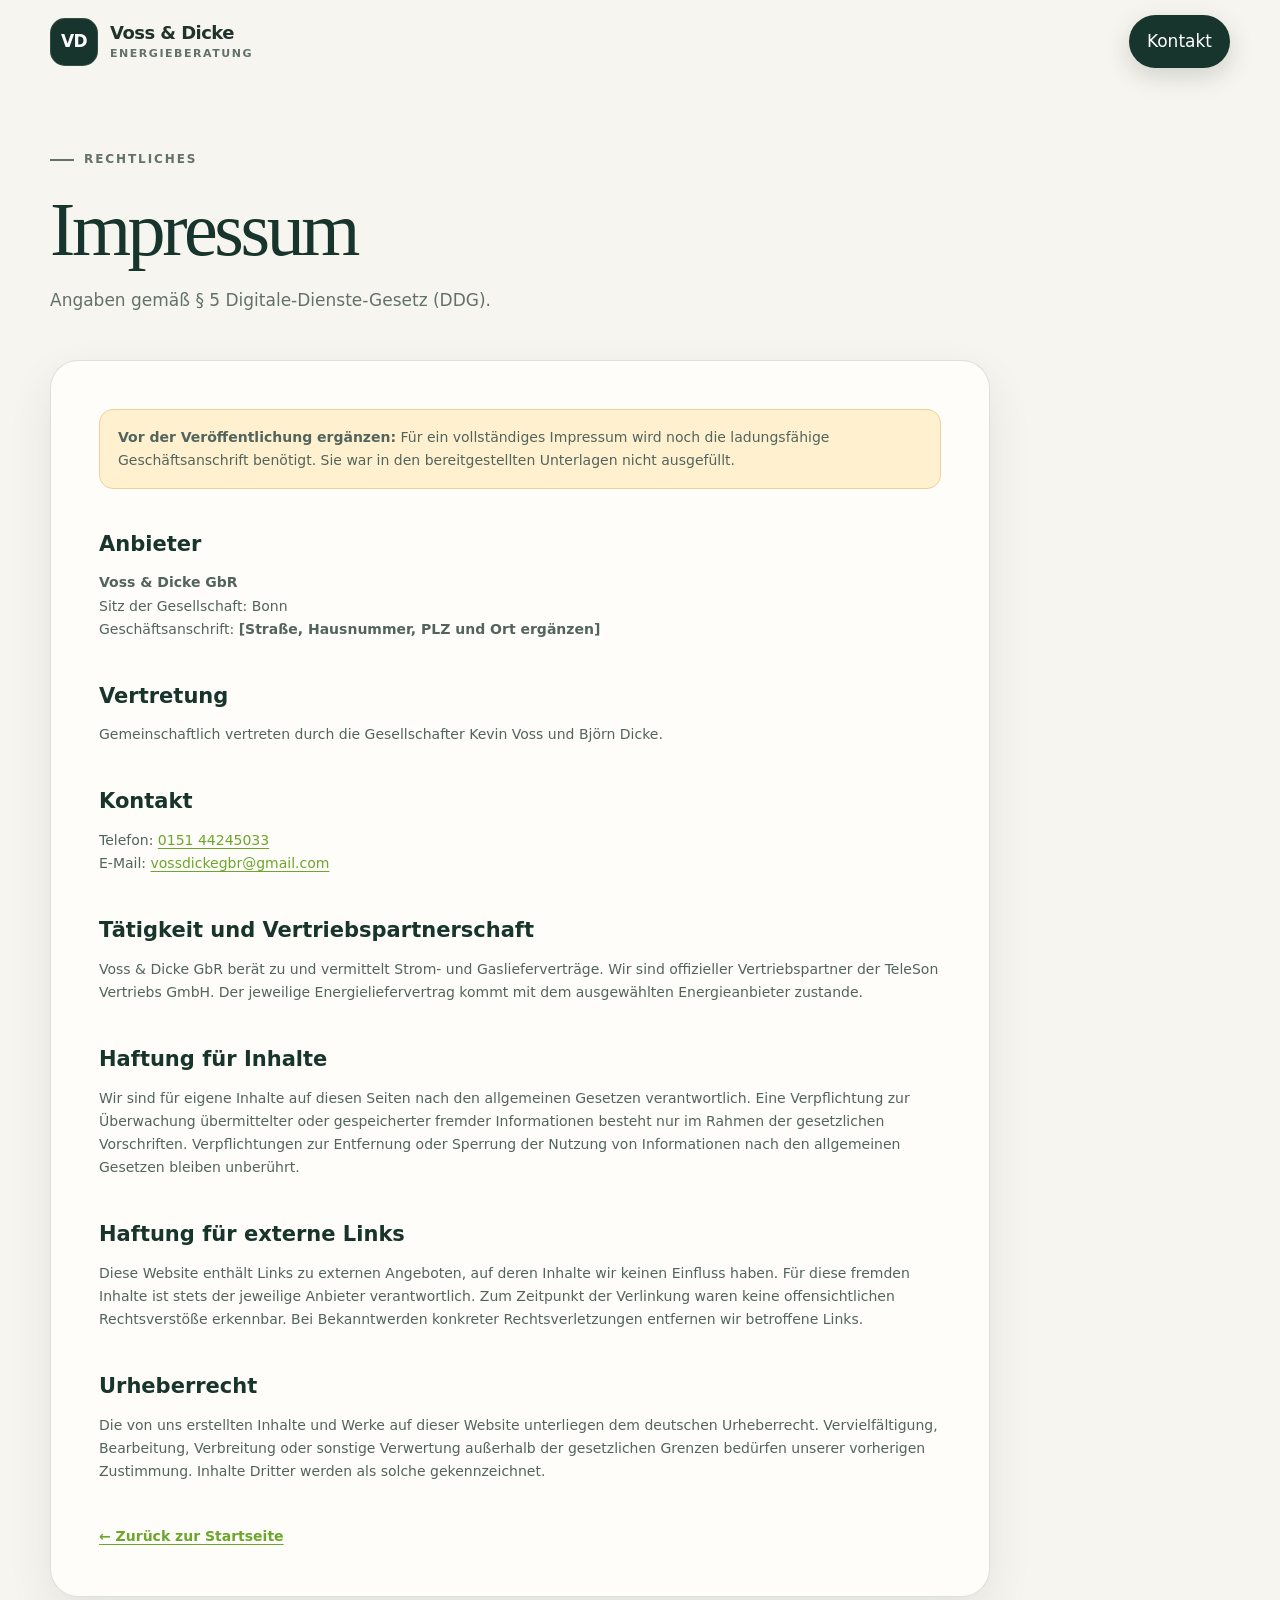
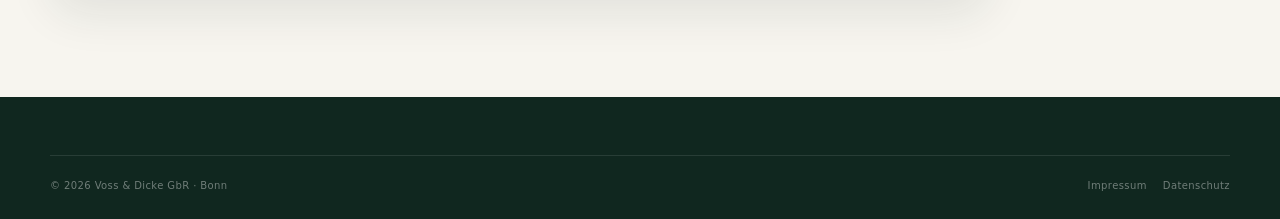
<file: impressum.html>
<!doctype html>
<html lang="de">
<head>
  <meta charset="utf-8">
  <meta name="viewport" content="width=device-width, initial-scale=1">
  <title>Impressum | Voss & Dicke GbR</title>
  <meta name="description" content="Impressum der Voss & Dicke GbR.">
  <meta name="robots" content="noindex,follow">
  <meta name="theme-color" content="#17352c">
  <link rel="icon" href="img/favicon.svg" type="image/svg+xml">
  <link rel="stylesheet" href="css/style.css">
</head>
<body>
  <a class="skip-link" href="#main">Direkt zum Inhalt</a>
  <header class="site-header is-scrolled" data-header>
    <div class="container header-inner">
      <a class="brand" href="index.html" aria-label="Voss & Dicke – zur Startseite">
        <span class="brand-mark" aria-hidden="true">VD</span>
        <span class="brand-copy"><strong>Voss &amp; Dicke</strong><small>Energieberatung</small></span>
      </a>
      <a class="nav-cta" href="index.html#kontakt">Kontakt</a>
    </div>
  </header>

  <main class="legal-main" id="main">
    <div class="container">
      <div class="legal-hero">
        <p class="eyebrow"><span></span> Rechtliches</p>
        <h1>Impressum</h1>
        <p>Angaben gemäß § 5 Digitale-Dienste-Gesetz (DDG).</p>
      </div>

      <article class="legal-card">
        <p class="legal-note"><strong>Vor der Veröffentlichung ergänzen:</strong> Für ein vollständiges Impressum wird noch die ladungsfähige Geschäftsanschrift benötigt. Sie war in den bereitgestellten Unterlagen nicht ausgefüllt.</p>

        <h2>Anbieter</h2>
        <p><strong>Voss &amp; Dicke GbR</strong><br>Sitz der Gesellschaft: Bonn<br>Geschäftsanschrift: <strong>[Straße, Hausnummer, PLZ und Ort ergänzen]</strong></p>

        <h2>Vertretung</h2>
        <p>Gemeinschaftlich vertreten durch die Gesellschafter Kevin Voss und Björn Dicke.</p>

        <h2>Kontakt</h2>
        <p>Telefon: <a href="tel:+4915144245033">0151 44245033</a><br>E-Mail: <a href="mailto:vossdickegbr@gmail.com">vossdickegbr@gmail.com</a></p>

        <h2>Tätigkeit und Vertriebspartnerschaft</h2>
        <p>Voss &amp; Dicke GbR berät zu und vermittelt Strom- und Gaslieferverträge. Wir sind offizieller Vertriebspartner der TeleSon Vertriebs GmbH. Der jeweilige Energieliefervertrag kommt mit dem ausgewählten Energieanbieter zustande.</p>

        <h2>Haftung für Inhalte</h2>
        <p>Wir sind für eigene Inhalte auf diesen Seiten nach den allgemeinen Gesetzen verantwortlich. Eine Verpflichtung zur Überwachung übermittelter oder gespeicherter fremder Informationen besteht nur im Rahmen der gesetzlichen Vorschriften. Verpflichtungen zur Entfernung oder Sperrung der Nutzung von Informationen nach den allgemeinen Gesetzen bleiben unberührt.</p>

        <h2>Haftung für externe Links</h2>
        <p>Diese Website enthält Links zu externen Angeboten, auf deren Inhalte wir keinen Einfluss haben. Für diese fremden Inhalte ist stets der jeweilige Anbieter verantwortlich. Zum Zeitpunkt der Verlinkung waren keine offensichtlichen Rechtsverstöße erkennbar. Bei Bekanntwerden konkreter Rechtsverletzungen entfernen wir betroffene Links.</p>

        <h2>Urheberrecht</h2>
        <p>Die von uns erstellten Inhalte und Werke auf dieser Website unterliegen dem deutschen Urheberrecht. Vervielfältigung, Bearbeitung, Verbreitung oder sonstige Verwertung außerhalb der gesetzlichen Grenzen bedürfen unserer vorherigen Zustimmung. Inhalte Dritter werden als solche gekennzeichnet.</p>

        <p><a class="legal-back" href="index.html">← Zurück zur Startseite</a></p>
      </article>
    </div>
  </main>

  <footer class="site-footer">
    <div class="container footer-bottom">
      <span>© <span data-year></span> Voss &amp; Dicke GbR · Bonn</span>
      <div><a href="impressum.html">Impressum</a><a href="datenschutz.html">Datenschutz</a></div>
    </div>
  </footer>
  <script src="js/script.js" defer></script>
</body>
</html>
</file>
<file: css/style.css>
:root {
  --ink: #17352c;
  --ink-2: #24483d;
  --ink-3: #31594c;
  --green: #8ac63f;
  --green-deep: #6ca62b;
  --green-pale: #e9f4d7;
  --mint: #dff0e8;
  --cream: #f7f5ef;
  --paper: #fffdf9;
  --sand: #ece8df;
  --line: rgba(23, 53, 44, .14);
  --text: #20322c;
  --muted: #63716c;
  --white: #fff;
  --shadow-sm: 0 18px 45px rgba(26, 48, 40, .09);
  --shadow-lg: 0 34px 90px rgba(15, 37, 30, .18);
  --radius-sm: 16px;
  --radius: 26px;
  --radius-lg: 42px;
  --container: 1180px;
  --header-height: 84px;
}

* { box-sizing: border-box; }
html { scroll-behavior: smooth; scroll-padding-top: calc(var(--header-height) + 18px); overflow-x: clip; }
body {
  margin: 0;
  overflow-x: clip;
  color: var(--text);
  background: var(--cream);
  font-family: Inter, ui-sans-serif, system-ui, -apple-system, BlinkMacSystemFont, "Segoe UI", sans-serif;
  font-size: 17px;
  line-height: 1.65;
  -webkit-font-smoothing: antialiased;
  text-rendering: optimizeLegibility;
}
body.nav-open { overflow: hidden; }
img, svg { display: block; max-width: 100%; }
a { color: inherit; text-decoration: none; }
button, input, textarea, select { font: inherit; }
button { color: inherit; }
p, h1, h2, h3 { margin-top: 0; }
p:last-child { margin-bottom: 0; }
::selection { color: var(--ink); background: var(--green); }

.container { width: min(calc(100% - 40px), var(--container)); margin-inline: auto; }
.section { position: relative; padding: 118px 0; }
.skip-link {
  position: fixed;
  z-index: 9999;
  top: 12px;
  left: 12px;
  padding: 12px 16px;
  color: white;
  background: var(--ink);
  border-radius: 10px;
  transform: translateY(-150%);
}
.skip-link:focus { transform: none; }

.site-header {
  position: fixed;
  z-index: 1000;
  top: 0;
  left: 0;
  width: 100%;
  height: var(--header-height);
  border-bottom: 1px solid transparent;
  transition: background .3s ease, border-color .3s ease, box-shadow .3s ease;
}
.site-header.is-scrolled {
  background: rgba(247, 245, 239, .92);
  border-color: var(--line);
  box-shadow: 0 12px 40px rgba(25, 49, 41, .07);
  backdrop-filter: blur(16px);
}
.header-inner { height: 100%; display: flex; align-items: center; justify-content: space-between; }
.brand { display: inline-flex; align-items: center; gap: 12px; min-width: max-content; }
.brand-mark {
  width: 48px;
  height: 48px;
  display: grid;
  place-items: center;
  color: white;
  background: var(--ink);
  border-radius: 15px;
  font-weight: 900;
  font-size: 17px;
  letter-spacing: -.04em;
  box-shadow: inset 0 0 0 1px rgba(255,255,255,.12);
}
.brand-copy { display: flex; flex-direction: column; line-height: 1.05; }
.brand-copy strong { font-size: 18px; letter-spacing: -.03em; }
.brand-copy small { margin-top: 5px; color: var(--muted); font-size: 11px; font-weight: 700; letter-spacing: .14em; text-transform: uppercase; }
.site-nav { display: flex; align-items: center; gap: 32px; }
.site-nav > a { position: relative; font-size: 14px; font-weight: 750; }
.site-nav > a:not(.nav-cta)::after {
  content: "";
  position: absolute;
  left: 0;
  bottom: -7px;
  width: 100%;
  height: 2px;
  background: var(--green-deep);
  transform: scaleX(0);
  transform-origin: right;
  transition: transform .25s ease;
}
.site-nav > a:not(.nav-cta):hover::after,
.site-nav > a:not(.nav-cta):focus-visible::after { transform: scaleX(1); transform-origin: left; }
.nav-cta { padding: 12px 18px; color: white; background: var(--ink); border-radius: 999px; box-shadow: 0 8px 25px rgba(23,53,44,.18); }
.nav-cta:hover { background: var(--ink-2); transform: translateY(-1px); }
.nav-toggle { display: none; width: 46px; height: 46px; padding: 0; border: 0; background: transparent; }
.nav-toggle span { width: 24px; height: 2px; display: block; margin: 5px auto; background: var(--ink); transition: .25s ease; }

.hero {
  min-height: 760px;
  padding: 154px 0 64px;
  overflow: hidden;
  background:
    radial-gradient(circle at 80% 15%, rgba(138,198,63,.18), transparent 24%),
    radial-gradient(circle at 15% 80%, rgba(83,163,131,.11), transparent 26%),
    linear-gradient(180deg, #fbfaf6 0%, var(--cream) 100%);
}
.hero::before {
  content: "";
  position: absolute;
  inset: 0;
  pointer-events: none;
  opacity: .42;
  background-image: linear-gradient(rgba(23,53,44,.035) 1px, transparent 1px), linear-gradient(90deg, rgba(23,53,44,.035) 1px, transparent 1px);
  background-size: 52px 52px;
  mask-image: linear-gradient(to bottom, black 0%, transparent 75%);
}
.hero-grid { position: relative; z-index: 1; display: grid; grid-template-columns: 1.03fr .97fr; gap: 76px; align-items: center; }
.eyebrow { display: flex; align-items: center; gap: 10px; margin-bottom: 20px; color: var(--green-deep); font-size: 12px; font-weight: 850; letter-spacing: .16em; text-transform: uppercase; }
.eyebrow > span { width: 24px; height: 2px; background: currentColor; }
.hero h1, .section-heading h2, .about-copy h2, .contact-copy h2, .process-copy h2, .values-heading h2, .partner-card h2 {
  margin-bottom: 26px;
  color: var(--ink);
  font-family: Georgia, "Times New Roman", serif;
  font-weight: 500;
  line-height: 1.04;
  letter-spacing: -.045em;
}
.hero h1 { max-width: 720px; font-size: clamp(54px, 6vw, 88px); }
.hero h1 em { position: relative; color: var(--green-deep); font-style: normal; }
.hero h1 em::after { content: ""; position: absolute; left: 1%; right: 0; bottom: 3px; height: 10px; z-index: -1; background: rgba(138,198,63,.22); border-radius: 100%; transform: rotate(-1deg); }
.hero-lead { max-width: 665px; margin-bottom: 34px; color: #485b54; font-size: clamp(18px, 1.6vw, 21px); line-height: 1.65; }
.hero-actions { display: flex; align-items: center; flex-wrap: wrap; gap: 14px; }
.button {
  min-height: 54px;
  display: inline-flex;
  align-items: center;
  justify-content: center;
  gap: 10px;
  padding: 13px 22px;
  border: 1px solid transparent;
  border-radius: 999px;
  font-size: 14px;
  font-weight: 800;
  transition: transform .25s ease, box-shadow .25s ease, background .25s ease, border-color .25s ease;
}
.button:hover { transform: translateY(-2px); }
.button-primary { color: white; background: var(--ink); box-shadow: 0 16px 35px rgba(23,53,44,.22); }
.button-primary:hover { background: var(--ink-2); box-shadow: 0 20px 45px rgba(23,53,44,.28); }
.button-quiet { color: var(--ink); background: rgba(255,255,255,.65); border-color: var(--line); }
.button-quiet svg { width: 18px; fill: none; stroke: currentColor; stroke-linecap: round; stroke-linejoin: round; stroke-width: 1.8; }
.button-quiet:hover { background: white; border-color: rgba(23,53,44,.25); }
.hero-trust { display: flex; flex-wrap: wrap; gap: 16px 22px; margin: 30px 0 0; padding: 0; list-style: none; color: var(--muted); font-size: 13px; font-weight: 700; }
.hero-trust li { display: flex; align-items: center; gap: 7px; }
.hero-trust li span { width: 21px; height: 21px; display: grid; place-items: center; color: var(--ink); background: var(--green-pale); border-radius: 50%; font-size: 11px; }
.hero-visual { position: relative; min-width: 0; padding: 26px 0 34px 22px; }
.photo-frame { position: relative; overflow: hidden; border: 9px solid rgba(255,255,255,.78); border-radius: 44px 44px 120px 44px; box-shadow: var(--shadow-lg); transform: rotate(1.2deg); }
.photo-frame::after { content: ""; position: absolute; inset: 0; background: linear-gradient(180deg, transparent 56%, rgba(17,39,32,.18) 100%); pointer-events: none; }
.photo-frame img { width: 100%; aspect-ratio: 1.24 / 1; object-fit: cover; }
.photo-label { position: absolute; z-index: 2; left: 28px; bottom: 24px; display: flex; flex-direction: column; padding: 13px 18px; color: white; background: rgba(23,53,44,.86); border: 1px solid rgba(255,255,255,.18); border-radius: 16px; backdrop-filter: blur(12px); }
.photo-label span { font-size: 10px; font-weight: 800; letter-spacing: .15em; text-transform: uppercase; opacity: .72; }
.photo-label strong { margin-top: 2px; font-size: 19px; }
.hero-note { position: absolute; z-index: 3; display: flex; align-items: center; gap: 12px; padding: 13px 16px; background: rgba(255,253,249,.93); border: 1px solid rgba(23,53,44,.1); border-radius: 18px; box-shadow: var(--shadow-sm); backdrop-filter: blur(10px); }
.hero-note p { display: flex; flex-direction: column; margin: 0; line-height: 1.3; }
.hero-note strong { color: var(--ink); font-size: 13px; }
.hero-note small { margin-top: 3px; color: var(--muted); font-size: 10px; }
.hero-note-top { top: 0; right: -14px; }
.hero-note-bottom { left: -18px; bottom: 0; }
.note-icon { width: 38px; height: 38px; display: grid; place-items: center; color: var(--ink); background: var(--green-pale); border-radius: 12px; font-size: 12px; font-weight: 900; }
.note-pulse { position: relative; width: 34px; height: 34px; background: var(--green); border-radius: 50%; }
.note-pulse::after { content: ""; position: absolute; inset: -5px; border: 1px solid var(--green); border-radius: inherit; animation: pulse 2.2s ease-out infinite; }
@keyframes pulse { 0% { opacity: .8; transform: scale(.75); } 80%,100% { opacity: 0; transform: scale(1.4); } }
.trust-ribbon { position: relative; z-index: 2; display: flex; align-items: center; justify-content: space-between; margin-top: 78px; padding: 22px 28px; color: var(--ink); background: rgba(255,255,255,.58); border: 1px solid rgba(23,53,44,.1); border-radius: 18px; backdrop-filter: blur(10px); }
.trust-ribbon span { font-size: 12px; font-weight: 850; letter-spacing: .08em; text-transform: uppercase; }
.trust-ribbon i { width: 6px; height: 6px; background: var(--green); border-radius: 50%; }

.intro-grid { display: grid; grid-template-columns: .9fr 1.1fr; gap: 90px; align-items: start; }
.section-heading { max-width: 720px; }
.section-heading h2, .process-copy h2, .values-heading h2, .partner-card h2, .about-copy h2, .contact-copy h2 { font-size: clamp(41px, 4.3vw, 65px); }
.section-heading > p:not(.eyebrow), .process-copy > p, .faq-section .section-heading > p:not(.eyebrow) { color: var(--muted); }
.intro-story .lead, .about-copy .lead { color: var(--ink); font-size: 22px; line-height: 1.55; }
.intro-story p:not(.lead), .about-copy p:not(.lead) { color: var(--muted); }
.promise-grid { display: grid; grid-template-columns: repeat(3, 1fr); gap: 18px; margin-top: 76px; }
.promise-card { position: relative; min-height: 285px; padding: 32px; overflow: hidden; background: var(--paper); border: 1px solid var(--line); border-radius: var(--radius); transition: transform .3s ease, box-shadow .3s ease, border-color .3s ease; }
.promise-card:hover { transform: translateY(-7px); border-color: rgba(108,166,43,.35); box-shadow: var(--shadow-sm); }
.promise-card::after { content: ""; position: absolute; width: 140px; height: 140px; right: -70px; bottom: -70px; background: var(--green-pale); border-radius: 50%; transition: transform .35s ease; }
.promise-card:hover::after { transform: scale(1.2); }
.promise-number { color: var(--green-deep); font-size: 12px; font-weight: 900; letter-spacing: .12em; }
.promise-card h3 { max-width: 290px; margin: 44px 0 14px; color: var(--ink); font-size: 24px; line-height: 1.25; letter-spacing: -.025em; }
.promise-card p { position: relative; z-index: 1; color: var(--muted); font-size: 15px; }

.section-dark { overflow: hidden; color: white; background: var(--ink); }
.section-dark::before { content: ""; position: absolute; width: 620px; height: 620px; top: -350px; right: -220px; border: 1px solid rgba(255,255,255,.08); border-radius: 50%; box-shadow: 0 0 0 100px rgba(255,255,255,.015), 0 0 0 210px rgba(255,255,255,.012); }
.section-heading-light { position: relative; z-index: 1; }
.section-heading-light h2 { color: white; }
.section-heading-light > p:not(.eyebrow) { max-width: 650px; color: rgba(255,255,255,.63); }
.section-dark .eyebrow { color: #b7dd83; }
.service-layout { position: relative; z-index: 1; display: grid; grid-template-columns: 1fr 1fr; gap: 22px; margin-top: 58px; }
.service-feature { min-height: 520px; display: flex; flex-direction: column; justify-content: space-between; padding: 42px; background: linear-gradient(145deg, rgba(138,198,63,.98), rgba(102,166,44,.92)); border-radius: var(--radius-lg); color: var(--ink); box-shadow: 0 30px 80px rgba(0,0,0,.15); }
.service-icon { width: 78px; height: 78px; display: grid; place-items: center; background: rgba(255,255,255,.38); border-radius: 24px; }
.service-icon svg { width: 46px; fill: none; stroke: currentColor; stroke-linecap: round; stroke-linejoin: round; stroke-width: 2.2; }
.mini-label { margin-bottom: 13px; font-size: 11px; font-weight: 900; letter-spacing: .16em; text-transform: uppercase; opacity: .7; }
.service-feature h3 { max-width: 520px; margin-bottom: 20px; font-family: Georgia, serif; font-size: clamp(35px, 3.7vw, 51px); font-weight: 500; line-height: 1.08; letter-spacing: -.035em; }
.service-feature p:last-child { max-width: 600px; }
.service-list { display: grid; gap: 12px; }
.service-list article { display: grid; grid-template-columns: 52px 1fr; gap: 18px; align-items: start; padding: 26px; background: rgba(255,255,255,.055); border: 1px solid rgba(255,255,255,.09); border-radius: 22px; transition: background .25s ease, transform .25s ease; }
.service-list article:hover { background: rgba(255,255,255,.09); transform: translateX(4px); }
.service-list article > span { width: 42px; height: 42px; display: grid; place-items: center; color: #cbe7a7; border: 1px solid rgba(183,221,131,.35); border-radius: 13px; font-size: 12px; font-weight: 900; }
.service-list h3 { margin-bottom: 7px; color: white; font-size: 19px; }
.service-list p { color: rgba(255,255,255,.62); font-size: 14px; }
.audience-grid { position: relative; z-index: 1; display: grid; grid-template-columns: 1fr 1fr; gap: 22px; margin-top: 22px; }
.audience-card { padding: 34px; color: var(--ink); background: #f3f0e8; border-radius: var(--radius); }
.audience-card-accent { background: #e6f0df; }
.audience-top { display: flex; align-items: center; justify-content: space-between; margin-bottom: 36px; }
.audience-top span { color: var(--green-deep); font-size: 11px; font-weight: 900; letter-spacing: .14em; text-transform: uppercase; }
.audience-top svg { width: 33px; fill: var(--ink); }
.audience-card h3 { margin-bottom: 12px; font-size: 28px; letter-spacing: -.03em; }
.audience-card p { color: #596861; font-size: 15px; }
.audience-card ul { display: flex; flex-wrap: wrap; gap: 8px; margin: 24px 0 0; padding: 0; list-style: none; }
.audience-card li { padding: 7px 11px; background: rgba(255,255,255,.7); border: 1px solid rgba(23,53,44,.09); border-radius: 999px; font-size: 11px; font-weight: 750; }

.section-process { background: var(--paper); }
.process-grid { display: grid; grid-template-columns: .75fr 1.25fr; gap: 96px; align-items: start; }
.process-copy { position: sticky; top: 130px; }
.process-copy > p:not(.eyebrow) { max-width: 440px; }
.text-link { display: inline-flex; align-items: center; gap: 10px; margin-top: 22px; color: var(--ink); font-size: 14px; font-weight: 850; }
.text-link span { width: 35px; height: 35px; display: grid; place-items: center; background: var(--green-pale); border-radius: 50%; transition: transform .25s ease; }
.text-link:hover span { transform: translateX(4px); }
.process-steps { margin: 0; padding: 0; list-style: none; }
.process-steps li { position: relative; display: grid; grid-template-columns: 72px 1fr; gap: 28px; padding: 0 0 48px; }
.process-steps li:not(:last-child)::before { content: ""; position: absolute; left: 27px; top: 61px; bottom: 8px; width: 1px; background: var(--line); }
.process-steps li > span { width: 56px; height: 56px; display: grid; place-items: center; color: var(--ink); background: var(--green-pale); border: 1px solid rgba(108,166,43,.2); border-radius: 18px; font-size: 12px; font-weight: 900; }
.process-steps h3 { margin: 2px 0 9px; color: var(--ink); font-size: 25px; letter-spacing: -.025em; }
.process-steps p { color: var(--muted); }

.values-section { padding-top: 0; background: var(--paper); }
.values-shell { padding: 78px; background: var(--cream); border: 1px solid var(--line); border-radius: 46px; }
.values-heading { max-width: 860px; }
.values-grid { display: grid; grid-template-columns: repeat(2, 1fr); gap: 14px; margin-top: 54px; }
.value-card { min-height: 310px; padding: 32px; background: var(--paper); border: 1px solid rgba(23,53,44,.1); border-radius: 24px; }
.value-icon { width: 46px; height: 46px; display: grid; place-items: center; color: var(--ink); background: var(--green-pale); border-radius: 14px; font-size: 23px; }
.value-card h3 { margin: 52px 0 12px; color: var(--ink); font-size: 24px; letter-spacing: -.025em; }
.value-card p { color: var(--muted); font-size: 15px; }

.about-section { overflow: hidden; }
.about-grid { display: grid; grid-template-columns: .95fr 1.05fr; gap: 92px; align-items: center; }
.about-photo { position: relative; }
.about-photo picture { display: block; overflow: hidden; border-radius: 38px 38px 120px 38px; box-shadow: var(--shadow-lg); }
.about-photo img { width: 100%; aspect-ratio: 1.18 / 1; object-fit: cover; }
.about-photo::before { content: ""; position: absolute; width: 190px; height: 190px; left: -48px; bottom: -42px; z-index: -1; background: var(--green-pale); border-radius: 50%; }
.about-seal { position: absolute; right: -22px; bottom: 42px; width: 140px; height: 140px; display: flex; flex-direction: column; align-items: center; justify-content: center; color: white; background: var(--ink); border: 7px solid var(--cream); border-radius: 50%; text-align: center; box-shadow: var(--shadow-sm); }
.about-seal strong { font-family: Georgia, serif; font-size: 44px; line-height: 1; }
.about-seal span { margin-top: 5px; font-size: 9px; font-weight: 850; letter-spacing: .08em; line-height: 1.25; text-transform: uppercase; }
.about-signature { display: flex; flex-direction: column; margin-top: 32px; }
.about-signature span { color: var(--ink); font-family: "Segoe Script", "Bradley Hand", cursive; font-size: 30px; transform: rotate(-2deg); }
.about-signature small { margin-top: 1px; color: var(--muted); font-size: 11px; font-weight: 800; letter-spacing: .13em; text-transform: uppercase; }

.partner-section { padding-top: 0; }
.partner-card { display: grid; grid-template-columns: 145px .8fr 1.2fr; gap: 46px; align-items: center; padding: 54px; color: white; background: var(--ink); border-radius: 34px; box-shadow: var(--shadow-lg); }
.partner-card h2 { margin-bottom: 0; color: white; font-size: clamp(35px, 3.3vw, 49px); }
.partner-card .eyebrow { color: #b9dd86; }
.partner-kicker { display: flex; flex-direction: column; align-items: center; justify-content: center; height: 100%; min-height: 180px; border-right: 1px solid rgba(255,255,255,.13); font-size: 13px; font-weight: 900; letter-spacing: .09em; text-transform: uppercase; }
.partner-kicker span:first-child { width: 64px; height: 64px; display: grid; place-items: center; color: var(--ink); background: var(--green); border-radius: 20px; font-size: 19px; }
.partner-kicker i { width: 1px; height: 24px; margin: 9px 0; background: rgba(255,255,255,.25); }
.partner-copy p { color: rgba(255,255,255,.65); font-size: 14px; }
.partner-copy p + p { margin-top: 15px; }

.faq-section { background: var(--mint); }
.faq-grid { display: grid; grid-template-columns: .8fr 1.2fr; gap: 86px; align-items: start; }
.faq-section .section-heading { position: sticky; top: 130px; }
.faq-list { display: grid; gap: 10px; }
details { background: rgba(255,255,255,.78); border: 1px solid rgba(23,53,44,.1); border-radius: 18px; overflow: clip; }
summary { display: flex; align-items: center; justify-content: space-between; gap: 16px; padding: 23px 25px; cursor: pointer; color: var(--ink); font-weight: 800; list-style: none; }
summary::-webkit-details-marker { display: none; }
summary span { width: 30px; height: 30px; flex: 0 0 30px; display: grid; place-items: center; background: var(--green-pale); border-radius: 50%; transition: transform .25s ease; }
details[open] summary span { transform: rotate(45deg); }
details p { padding: 0 70px 25px 25px; color: var(--muted); font-size: 15px; }

.contact-section { overflow: hidden; color: white; background: var(--ink); }
.contact-section::before { content: ""; position: absolute; width: 600px; height: 600px; left: -300px; bottom: -360px; border: 1px solid rgba(138,198,63,.18); border-radius: 50%; box-shadow: 0 0 0 100px rgba(138,198,63,.03), 0 0 0 220px rgba(138,198,63,.02); }
.contact-shell { position: relative; z-index: 1; display: grid; grid-template-columns: .9fr 1.1fr; gap: 72px; align-items: center; }
.contact-copy h2 { color: white; }
.contact-copy > p:not(.eyebrow) { max-width: 590px; color: rgba(255,255,255,.66); }
.eyebrow-light { color: #b7dd83; }
.direct-contact { display: grid; gap: 10px; margin-top: 36px; }
.direct-contact a { display: flex; align-items: center; justify-content: space-between; gap: 20px; padding: 12px 0; border-bottom: 1px solid rgba(255,255,255,.12); }
.direct-contact span { color: rgba(255,255,255,.46); font-size: 11px; font-weight: 850; letter-spacing: .13em; text-transform: uppercase; }
.direct-contact strong { font-size: 14px; }
.contact-builder { padding: 34px; color: var(--text); background: var(--paper); border-radius: 30px; box-shadow: 0 38px 90px rgba(0,0,0,.22); }
.builder-step + .builder-step { margin-top: 26px; }
.builder-step > p { display: flex; align-items: center; gap: 10px; margin-bottom: 12px; color: var(--ink); font-size: 14px; font-weight: 850; }
.builder-step > p span { width: 25px; height: 25px; display: grid; place-items: center; color: var(--ink); background: var(--green-pale); border-radius: 8px; font-size: 10px; }
.choice-group { display: flex; flex-wrap: wrap; gap: 8px; }
.choice { padding: 10px 14px; border: 1px solid var(--line); background: white; border-radius: 999px; cursor: pointer; font-size: 13px; font-weight: 750; transition: .2s ease; }
.choice:hover { border-color: rgba(108,166,43,.5); }
.choice.is-active { color: white; background: var(--ink); border-color: var(--ink); }
.builder-preview { margin: 28px 0 18px; padding: 18px; background: var(--cream); border: 1px solid var(--line); border-radius: 16px; }
.builder-preview span { color: var(--green-deep); font-size: 10px; font-weight: 900; letter-spacing: .14em; text-transform: uppercase; }
.builder-preview p { margin: 7px 0 0; color: var(--ink); font-size: 14px; }
.builder-actions { display: grid; grid-template-columns: 1.25fr .75fr; gap: 9px; }
.button-whatsapp { color: white; background: #1f9f57; }
.button-whatsapp svg { width: 19px; fill: currentColor; }
.button-email { color: var(--ink); background: white; border-color: var(--line); }
.contact-builder > small { display: block; margin-top: 13px; color: var(--muted); font-size: 10px; line-height: 1.45; }

.site-footer { padding: 58px 0 24px; background: #10271f; color: white; }
.footer-top { display: grid; grid-template-columns: .8fr 1.2fr .7fr; gap: 48px; align-items: start; padding-bottom: 46px; }
.brand-footer .brand-mark { background: var(--green); color: var(--ink); }
.brand-footer .brand-copy small { color: rgba(255,255,255,.45); }
.footer-top > p { max-width: 520px; color: rgba(255,255,255,.54); font-size: 14px; }
.footer-links { display: grid; gap: 9px; justify-items: start; }
.footer-links a { color: rgba(255,255,255,.72); font-size: 13px; font-weight: 700; }
.footer-links a:hover { color: white; }
.footer-bottom { display: flex; align-items: center; justify-content: space-between; gap: 20px; padding-top: 22px; border-top: 1px solid rgba(255,255,255,.1); color: rgba(255,255,255,.4); font-size: 10px; letter-spacing: .04em; }
.footer-bottom div { display: flex; gap: 16px; }
.footer-bottom a:hover { color: white; }
.mobile-contact-bar { display: none; }

.reveal { opacity: 0; transform: translateY(24px); transition: opacity .7s ease, transform .7s cubic-bezier(.2,.7,.2,1); }
.reveal.is-visible { opacity: 1; transform: none; }
.delay-1 { transition-delay: .1s; }
.delay-2 { transition-delay: .2s; }
.delay-3 { transition-delay: .3s; }

/* Legal pages */
.legal-main { min-height: 80vh; padding: 150px 0 100px; }
.legal-hero { max-width: 790px; margin-bottom: 46px; }
.legal-hero h1 { margin-bottom: 16px; color: var(--ink); font-family: Georgia, serif; font-size: clamp(48px, 6vw, 76px); font-weight: 500; letter-spacing: -.045em; line-height: 1.05; }
.legal-hero p { color: var(--muted); }
.legal-card { max-width: 940px; padding: 48px; background: var(--paper); border: 1px solid var(--line); border-radius: 28px; box-shadow: var(--shadow-sm); }
.legal-card h2 { margin: 38px 0 10px; color: var(--ink); font-size: 21px; }
.legal-card h2:first-child { margin-top: 0; }
.legal-card h3 { margin: 24px 0 8px; color: var(--ink); font-size: 17px; }
.legal-card p, .legal-card li { color: #52645d; font-size: 14px; }
.legal-card a { color: var(--green-deep); text-decoration: underline; text-underline-offset: 3px; }
.legal-note { margin: 0 0 28px; padding: 16px 18px; color: #6a4a17; background: #fff1cf; border: 1px solid #ecd298; border-radius: 14px; font-size: 13px; }
.legal-back { display: inline-flex; align-items: center; gap: 7px; margin-top: 28px; color: var(--ink); font-weight: 800; }

@media (max-width: 1050px) {
  :root { --header-height: 76px; }
  .site-nav { gap: 20px; }
  .site-nav > a { font-size: 13px; }
  .hero-grid { gap: 42px; }
  .hero h1 { font-size: clamp(52px, 7vw, 74px); }
  .hero-note-top { right: -4px; }
  .hero-note-bottom { left: -4px; }
  .intro-grid, .about-grid { gap: 56px; }
  .process-grid, .faq-grid { gap: 60px; }
  .values-shell { padding: 58px; }
  .partner-card { grid-template-columns: 115px 1fr; }
  .partner-copy { grid-column: 2; }
  .contact-shell { gap: 44px; }
}

@media (max-width: 860px) {
  body { font-size: 16px; }
  .container { width: min(calc(100% - 28px), var(--container)); }
  .section { padding: 88px 0; }
  .site-header { background: rgba(247,245,239,.94); border-color: var(--line); backdrop-filter: blur(16px); }
  .nav-toggle { display: block; z-index: 2; }
  .nav-toggle[aria-expanded="true"] span:nth-child(1) { transform: translateY(7px) rotate(45deg); }
  .nav-toggle[aria-expanded="true"] span:nth-child(2) { opacity: 0; }
  .nav-toggle[aria-expanded="true"] span:nth-child(3) { transform: translateY(-7px) rotate(-45deg); }
  .site-nav { position: fixed; inset: var(--header-height) 0 auto; display: grid; gap: 0; padding: 18px 20px 26px; background: var(--cream); border-bottom: 1px solid var(--line); box-shadow: 0 30px 60px rgba(23,53,44,.12); transform: translateY(-120%); opacity: 0; visibility: hidden; transition: .3s ease; }
  .site-nav.is-open { transform: none; opacity: 1; visibility: visible; }
  .site-nav > a { padding: 14px 8px; font-size: 16px; }
  .site-nav > a:not(.nav-cta)::after { display: none; }
  .nav-cta { margin-top: 10px; text-align: center; }
  .hero { padding-top: 128px; }
  .hero-grid, .intro-grid, .service-layout, .process-grid, .about-grid, .faq-grid, .contact-shell { grid-template-columns: 1fr; }
  .hero-grid { gap: 62px; }
  .hero-copy { max-width: 720px; }
  .hero-visual { width: min(100%, 670px); margin-inline: auto; }
  .trust-ribbon { margin-top: 65px; }
  .intro-grid, .service-layout, .process-grid, .about-grid, .faq-grid, .contact-shell { gap: 48px; }
  .promise-grid { grid-template-columns: 1fr; }
  .promise-card { min-height: auto; }
  .promise-card h3 { margin-top: 28px; }
  .service-feature { min-height: 440px; }
  .audience-grid, .values-grid { grid-template-columns: 1fr; }
  .process-copy, .faq-section .section-heading { position: static; }
  .values-shell { padding: 42px 28px; border-radius: 32px; }
  .about-grid { gap: 72px; }
  .about-photo { width: min(100%, 650px); }
  .partner-card { grid-template-columns: 1fr; gap: 28px; }
  .partner-kicker { min-height: auto; flex-direction: row; justify-content: flex-start; border-right: 0; border-bottom: 1px solid rgba(255,255,255,.13); padding-bottom: 28px; }
  .partner-kicker i { width: 24px; height: 1px; margin: 0 10px; }
  .partner-copy { grid-column: auto; }
  .contact-copy { max-width: 720px; }
  .footer-top { grid-template-columns: 1fr 1fr; }
  .footer-links { grid-column: 2; grid-row: 1 / span 2; }
  .footer-bottom { flex-wrap: wrap; }
}

@media (max-width: 600px) {
  body { padding-bottom: 64px; }
  .section { padding: 76px 0; }
  .brand-mark { width: 43px; height: 43px; border-radius: 13px; }
  .brand-copy strong { font-size: 16px; }
  .hero { min-height: auto; padding: 116px 0 46px; }
  .hero h1 { font-size: clamp(45px, 14.2vw, 64px); }
  .hero-lead { font-size: 17px; }
  .hero-actions { align-items: stretch; flex-direction: column; }
  .button { width: 100%; }
  .hero-trust { display: grid; gap: 10px; }
  .hero-visual { padding: 12px 0 38px; }
  .photo-frame { border-width: 6px; border-radius: 30px 30px 78px 30px; }
  .photo-label { left: 16px; bottom: 14px; padding: 10px 13px; }
  .hero-note { padding: 10px 12px; }
  .hero-note-top { top: -8px; right: -5px; }
  .hero-note-bottom { left: 2px; bottom: 0; }
  .hero-note-top .note-icon { display: none; }
  .hero-note strong { font-size: 11px; }
  .hero-note small { font-size: 9px; }
  .trust-ribbon { display: grid; grid-template-columns: 1fr 1fr; gap: 12px; margin-top: 50px; padding: 18px; }
  .trust-ribbon i { display: none; }
  .section-heading h2, .process-copy h2, .values-heading h2, .partner-card h2, .about-copy h2, .contact-copy h2 { font-size: clamp(38px, 11vw, 52px); }
  .intro-story .lead, .about-copy .lead { font-size: 19px; }
  .promise-grid { margin-top: 44px; }
  .promise-card { padding: 26px; }
  .service-feature { min-height: 430px; padding: 28px; border-radius: 30px; }
  .service-feature h3 { font-size: 37px; }
  .service-list article { grid-template-columns: 44px 1fr; padding: 21px; }
  .audience-grid { grid-template-columns: 1fr; }
  .audience-card { padding: 27px; }
  .process-steps li { grid-template-columns: 54px 1fr; gap: 17px; }
  .process-steps li > span { width: 46px; height: 46px; border-radius: 14px; }
  .process-steps li:not(:last-child)::before { left: 22px; top: 53px; }
  .process-steps h3 { font-size: 21px; }
  .values-shell { padding: 36px 18px; }
  .value-card { min-height: auto; padding: 25px; }
  .value-card h3 { margin-top: 35px; }
  .about-seal { width: 110px; height: 110px; right: -4px; bottom: -35px; border-width: 5px; }
  .about-seal strong { font-size: 34px; }
  .about-photo { margin-bottom: 35px; }
  .partner-card { padding: 30px 24px; }
  .partner-kicker span:first-child { width: 52px; height: 52px; border-radius: 16px; }
  summary { padding: 19px; font-size: 14px; }
  details p { padding: 0 52px 20px 19px; font-size: 14px; }
  .contact-builder { padding: 24px 18px; }
  .builder-actions { grid-template-columns: 1fr; }
  .direct-contact a { align-items: flex-start; flex-direction: column; gap: 3px; }
  .footer-top { grid-template-columns: 1fr; gap: 25px; }
  .footer-links { grid-column: auto; grid-row: auto; }
  .footer-bottom { align-items: flex-start; flex-direction: column; }
  .mobile-contact-bar { position: fixed; z-index: 900; left: 0; right: 0; bottom: 0; display: grid; grid-template-columns: .8fr 1.2fr; padding: 8px; background: rgba(255,253,249,.96); border-top: 1px solid var(--line); backdrop-filter: blur(12px); }
  .mobile-contact-bar a { display: grid; place-items: center; min-height: 48px; border-radius: 14px; font-size: 13px; font-weight: 850; }
  .mobile-contact-bar a:first-child { color: var(--ink); }
  .mobile-contact-bar a:last-child { color: white; background: #1f9f57; }
  .legal-main { padding-top: 120px; }
  .legal-card { padding: 27px 20px; }
}

@media (prefers-reduced-motion: reduce) {
  *, *::before, *::after { scroll-behavior: auto !important; animation-duration: .01ms !important; animation-iteration-count: 1 !important; transition-duration: .01ms !important; }
  .reveal { opacity: 1; transform: none; }
}

/* Mobile stability and responsive refinements */
.reveal { opacity: 1; transform: none; }
.js .reveal { opacity: 0; transform: translateY(24px); }
.js .reveal.is-visible { opacity: 1; transform: none; }

@media (max-width: 860px) {
  html, body { width: 100%; max-width: 100%; overflow-x: hidden; }
  body { line-height: 1.58; }
  .container,
  .header-inner,
  .hero-grid,
  .intro-grid,
  .service-layout,
  .process-grid,
  .about-grid,
  .faq-grid,
  .contact-shell,
  .partner-card,
  .footer-top,
  .footer-bottom,
  .promise-grid,
  .audience-grid,
  .values-grid { min-width: 0; }
  .hero-grid > *,
  .intro-grid > *,
  .service-layout > *,
  .process-grid > *,
  .about-grid > *,
  .faq-grid > *,
  .contact-shell > *,
  .partner-card > *,
  .footer-top > * { min-width: 0; }

  .site-header { height: var(--header-height); }
  .header-inner { gap: 12px; }
  .brand { min-width: 0; max-width: calc(100% - 58px); }
  .brand-copy { min-width: 0; }
  .brand-copy strong,
  .brand-copy small { overflow: hidden; text-overflow: ellipsis; white-space: nowrap; }
  .nav-toggle { flex: 0 0 46px; }
  .site-nav {
    top: var(--header-height);
    right: 0;
    bottom: auto;
    left: 0;
    max-height: calc(100dvh - var(--header-height));
    overflow-y: auto;
    overscroll-behavior: contain;
  }

  .hero { min-height: 0; padding-top: calc(var(--header-height) + 42px); }
  .hero h1 { max-width: 13ch; font-size: clamp(46px, 9.2vw, 68px); overflow-wrap: normal; }
  .hero-lead { max-width: 62ch; }
  .hero-visual { width: min(100%, 620px); padding-left: 0; }
  .photo-frame { transform: none; }
  .photo-frame img,
  .about-photo img { height: auto; aspect-ratio: auto; object-fit: contain; }
  .hero-note-top { right: 0; }
  .hero-note-bottom { left: 0; }

  .section-heading h2,
  .process-copy h2,
  .values-heading h2,
  .partner-card h2,
  .about-copy h2,
  .contact-copy h2 { overflow-wrap: anywhere; }

  .service-feature { min-height: 0; }
  .service-feature h3 { max-width: 100%; }
  .service-list article,
  .process-steps li { min-width: 0; }
  .service-list article > div,
  .process-steps li > div { min-width: 0; }

  .about-photo { margin-inline: auto; }
  .about-seal { right: 8px; }
  .direct-contact strong,
  .builder-preview p,
  .footer-top p,
  .footer-bottom span,
  .legal-card p,
  .legal-card li { overflow-wrap: anywhere; }
}

@media (max-width: 600px) {
  :root { --header-height: 70px; }
  .container { width: min(calc(100% - 32px), var(--container)); }
  .section { padding: 64px 0; }
  .brand { gap: 9px; }
  .brand-mark { width: 40px; height: 40px; flex: 0 0 40px; font-size: 15px; }
  .brand-copy strong { font-size: 15px; }
  .brand-copy small { margin-top: 4px; font-size: 9px; letter-spacing: .1em; }
  .nav-toggle { width: 42px; height: 42px; flex-basis: 42px; }
  .site-nav { padding: 12px 16px max(20px, env(safe-area-inset-bottom)); }
  .site-nav > a { padding: 12px 6px; }

  .hero { padding: calc(var(--header-height) + 32px) 0 42px; }
  .hero-grid { gap: 42px; }
  .eyebrow { margin-bottom: 14px; font-size: 10px; letter-spacing: .12em; }
  .hero h1 { max-width: 100%; margin-bottom: 20px; font-size: clamp(38px, 11.4vw, 52px); line-height: 1.02; letter-spacing: -.04em; }
  .hero h1 em::after { height: 7px; }
  .hero-lead { margin-bottom: 26px; font-size: 16px; line-height: 1.55; }
  .hero-actions { gap: 10px; }
  .button { min-height: 50px; padding: 12px 17px; font-size: 13px; }
  .hero-trust { margin-top: 22px; font-size: 12px; }
  .hero-visual { padding: 0; }
  .photo-frame { border-width: 5px; border-radius: 24px 24px 54px 24px; }
  .photo-label { left: 12px; bottom: 12px; padding: 8px 11px; border-radius: 12px; }
  .photo-label strong { font-size: 15px; }
  .hero-note { display: none; }
  .trust-ribbon { margin-top: 32px; padding: 15px; gap: 10px; }
  .trust-ribbon span { font-size: 10px; letter-spacing: .05em; }

  .section-heading h2,
  .process-copy h2,
  .values-heading h2,
  .partner-card h2,
  .about-copy h2,
  .contact-copy h2 { margin-bottom: 20px; font-size: clamp(34px, 9.5vw, 44px); line-height: 1.06; }
  .intro-story .lead,
  .about-copy .lead { font-size: 18px; }
  .intro-grid,
  .service-layout,
  .process-grid,
  .about-grid,
  .faq-grid,
  .contact-shell { gap: 36px; }

  .promise-grid { margin-top: 34px; gap: 14px; }
  .promise-card { padding: 23px; border-radius: 20px; }
  .promise-card h3 { margin-top: 24px; font-size: 22px; }

  .service-layout { margin-top: 40px; }
  .service-feature { min-height: 0; padding: 24px; border-radius: 24px; }
  .service-icon { width: 60px; height: 60px; border-radius: 18px; }
  .service-icon svg { width: 36px; }
  .service-feature h3 { font-size: clamp(29px, 8.4vw, 36px); }
  .service-list article { grid-template-columns: 40px minmax(0, 1fr); gap: 13px; padding: 18px; border-radius: 18px; }
  .service-list article > span { width: 38px; height: 38px; }
  .service-list h3 { font-size: 17px; }
  .audience-grid { gap: 14px; margin-top: 14px; }
  .audience-card { padding: 23px; border-radius: 22px; }
  .audience-card h3 { font-size: 25px; }
  .audience-card ul { gap: 6px; }

  .process-steps li { grid-template-columns: 46px minmax(0, 1fr); gap: 14px; padding-bottom: 34px; }
  .process-steps li > span { width: 42px; height: 42px; }
  .process-steps li:not(:last-child)::before { left: 20px; top: 48px; }
  .process-steps h3 { font-size: 20px; }

  .values-shell { padding: 30px 16px; border-radius: 26px; }
  .values-grid { margin-top: 34px; }
  .value-card { padding: 22px; border-radius: 20px; }
  .value-card h3 { margin-top: 28px; font-size: 22px; }

  .about-grid { gap: 52px; }
  .about-photo { width: 100%; margin-bottom: 28px; border-radius: 24px; }
  .about-seal { width: 96px; height: 96px; right: 4px; bottom: -30px; border-width: 4px; }
  .about-seal strong { font-size: 31px; }
  .about-seal span { font-size: 8px; }
  .about-signature span { font-size: 27px; }

  .partner-card { gap: 22px; padding: 25px 20px; border-radius: 24px; }
  .partner-kicker { padding-bottom: 20px; }
  .partner-kicker span:first-child { width: 48px; height: 48px; }

  details { border-radius: 16px; }
  summary { gap: 12px; padding: 17px; line-height: 1.35; }
  details p { padding: 0 17px 18px; }

  .contact-builder { padding: 21px 16px; border-radius: 22px; }
  .choice-group { gap: 7px; }
  .choice { flex: 1 1 auto; padding: 9px 12px; text-align: center; }
  .builder-preview { margin-top: 22px; padding: 15px; }
  .direct-contact a { gap: 2px; }

  .site-footer { padding-top: 46px; }
  .footer-bottom { padding-bottom: 10px; }
  .mobile-contact-bar {
    padding: 7px 8px max(7px, env(safe-area-inset-bottom));
  }

  .legal-main { padding: calc(var(--header-height) + 40px) 0 70px; }
  .legal-hero h1 { font-size: clamp(38px, 12vw, 52px); overflow-wrap: anywhere; }
  .legal-card { padding: 24px 18px; border-radius: 22px; }
}

@media (max-width: 380px) {
  .brand-copy small { display: none; }
  .hero h1 { font-size: 37px; }
  .container { width: min(calc(100% - 24px), var(--container)); }
  .photo-label { display: none; }
  .trust-ribbon { grid-template-columns: 1fr; }
  .mobile-contact-bar { grid-template-columns: 1fr 1.25fr; }
}


/* Opening welcome sequence */
html.intro-running,
html.intro-running body { overflow: hidden; }

.welcome-intro {
  position: fixed;
  z-index: 5000;
  inset: 0;
  display: grid;
  place-items: center;
  overflow: hidden;
  padding: 24px;
  color: white;
  background:
    radial-gradient(circle at 50% 42%, rgba(138, 198, 63, .18), transparent 30%),
    linear-gradient(145deg, #112b23 0%, var(--ink) 48%, #24483d 100%);
  opacity: 1;
  visibility: visible;
  transition: opacity .55s ease, visibility .55s ease;
}
.welcome-intro::before,
.welcome-intro::after {
  content: "";
  position: absolute;
  border: 1px solid rgba(255, 255, 255, .08);
  border-radius: 50%;
  pointer-events: none;
}
.welcome-intro::before {
  width: min(76vw, 760px);
  aspect-ratio: 1;
  animation: welcome-ring 3.4s ease-out both;
}
.welcome-intro::after {
  width: min(48vw, 480px);
  aspect-ratio: 1;
  box-shadow: 0 0 0 90px rgba(255, 255, 255, .018), 0 0 0 180px rgba(255, 255, 255, .012);
  animation: welcome-ring 3.4s .12s ease-out both reverse;
}
.welcome-intro.is-leaving {
  opacity: 0;
  visibility: hidden;
  pointer-events: none;
}
.welcome-intro-glow {
  position: absolute;
  width: min(74vw, 720px);
  aspect-ratio: 1;
  background: radial-gradient(circle, rgba(138, 198, 63, .12), transparent 62%);
  filter: blur(18px);
  animation: welcome-glow 3.3s ease-in-out both;
}
.welcome-intro-content {
  position: relative;
  z-index: 1;
  width: min(100%, 620px);
  display: flex;
  align-items: center;
  flex-direction: column;
  text-align: center;
  animation: welcome-content 3.45s cubic-bezier(.2,.7,.2,1) both;
}
.welcome-intro-mark {
  width: 74px;
  height: 74px;
  display: grid;
  place-items: center;
  margin-bottom: 28px;
  color: var(--ink);
  background: var(--green);
  border: 1px solid rgba(255,255,255,.25);
  border-radius: 23px;
  box-shadow: 0 22px 55px rgba(0,0,0,.24), inset 0 0 0 1px rgba(255,255,255,.18);
  font-size: 24px;
  font-weight: 950;
  letter-spacing: -.06em;
  animation: welcome-mark 3.3s cubic-bezier(.2,.8,.2,1) both;
}
.welcome-intro-kicker {
  margin: 0 0 9px;
  color: #cbe7a7;
  font-size: 11px;
  font-weight: 850;
  letter-spacing: .2em;
  text-transform: uppercase;
}
.welcome-intro-title {
  margin: 0;
  font-family: Georgia, "Times New Roman", serif;
  font-size: clamp(48px, 8vw, 86px);
  font-weight: 500;
  line-height: .98;
  letter-spacing: -.055em;
}
.welcome-intro-subtitle {
  margin: 16px 0 0;
  color: rgba(255,255,255,.68);
  font-size: clamp(14px, 2vw, 18px);
  font-weight: 650;
  letter-spacing: .05em;
}
.welcome-intro-progress {
  width: min(210px, 54vw);
  height: 2px;
  margin-top: 34px;
  overflow: hidden;
  background: rgba(255,255,255,.14);
  border-radius: 999px;
}
.welcome-intro-progress i {
  width: 100%;
  height: 100%;
  display: block;
  background: linear-gradient(90deg, #b7dd83, var(--green), #dff0e8);
  border-radius: inherit;
  transform: scaleX(0);
  transform-origin: left;
  animation: welcome-progress 3s .28s cubic-bezier(.2,.65,.25,1) forwards;
}

@keyframes welcome-content {
  0% { opacity: 0; transform: translateY(24px) scale(.985); }
  18%, 82% { opacity: 1; transform: translateY(0) scale(1); }
  100% { opacity: 0; transform: translateY(-12px) scale(1.01); }
}
@keyframes welcome-mark {
  0% { opacity: 0; transform: translateY(16px) rotate(-8deg) scale(.75); }
  20%, 78% { opacity: 1; transform: translateY(0) rotate(0) scale(1); }
  100% { opacity: 0; transform: translateY(-8px) scale(.94); }
}
@keyframes welcome-progress { to { transform: scaleX(1); } }
@keyframes welcome-ring {
  0% { opacity: 0; transform: scale(.72); }
  30% { opacity: 1; }
  100% { opacity: 0; transform: scale(1.1); }
}
@keyframes welcome-glow {
  0%, 100% { opacity: .35; transform: scale(.8); }
  52% { opacity: 1; transform: scale(1.08); }
}

@media (max-width: 600px) {
  .welcome-intro { padding: 20px; }
  .welcome-intro-mark { width: 64px; height: 64px; margin-bottom: 24px; border-radius: 20px; font-size: 21px; }
  .welcome-intro-title { font-size: clamp(44px, 14vw, 64px); }
  .welcome-intro-subtitle { margin-top: 13px; font-size: 14px; }
  .welcome-intro-progress { margin-top: 29px; }
}

@media (prefers-reduced-motion: reduce) {
  .welcome-intro,
  .welcome-intro-content,
  .welcome-intro-mark,
  .welcome-intro-glow,
  .welcome-intro::before,
  .welcome-intro::after,
  .welcome-intro-progress i { animation: none !important; }
}
</file>
